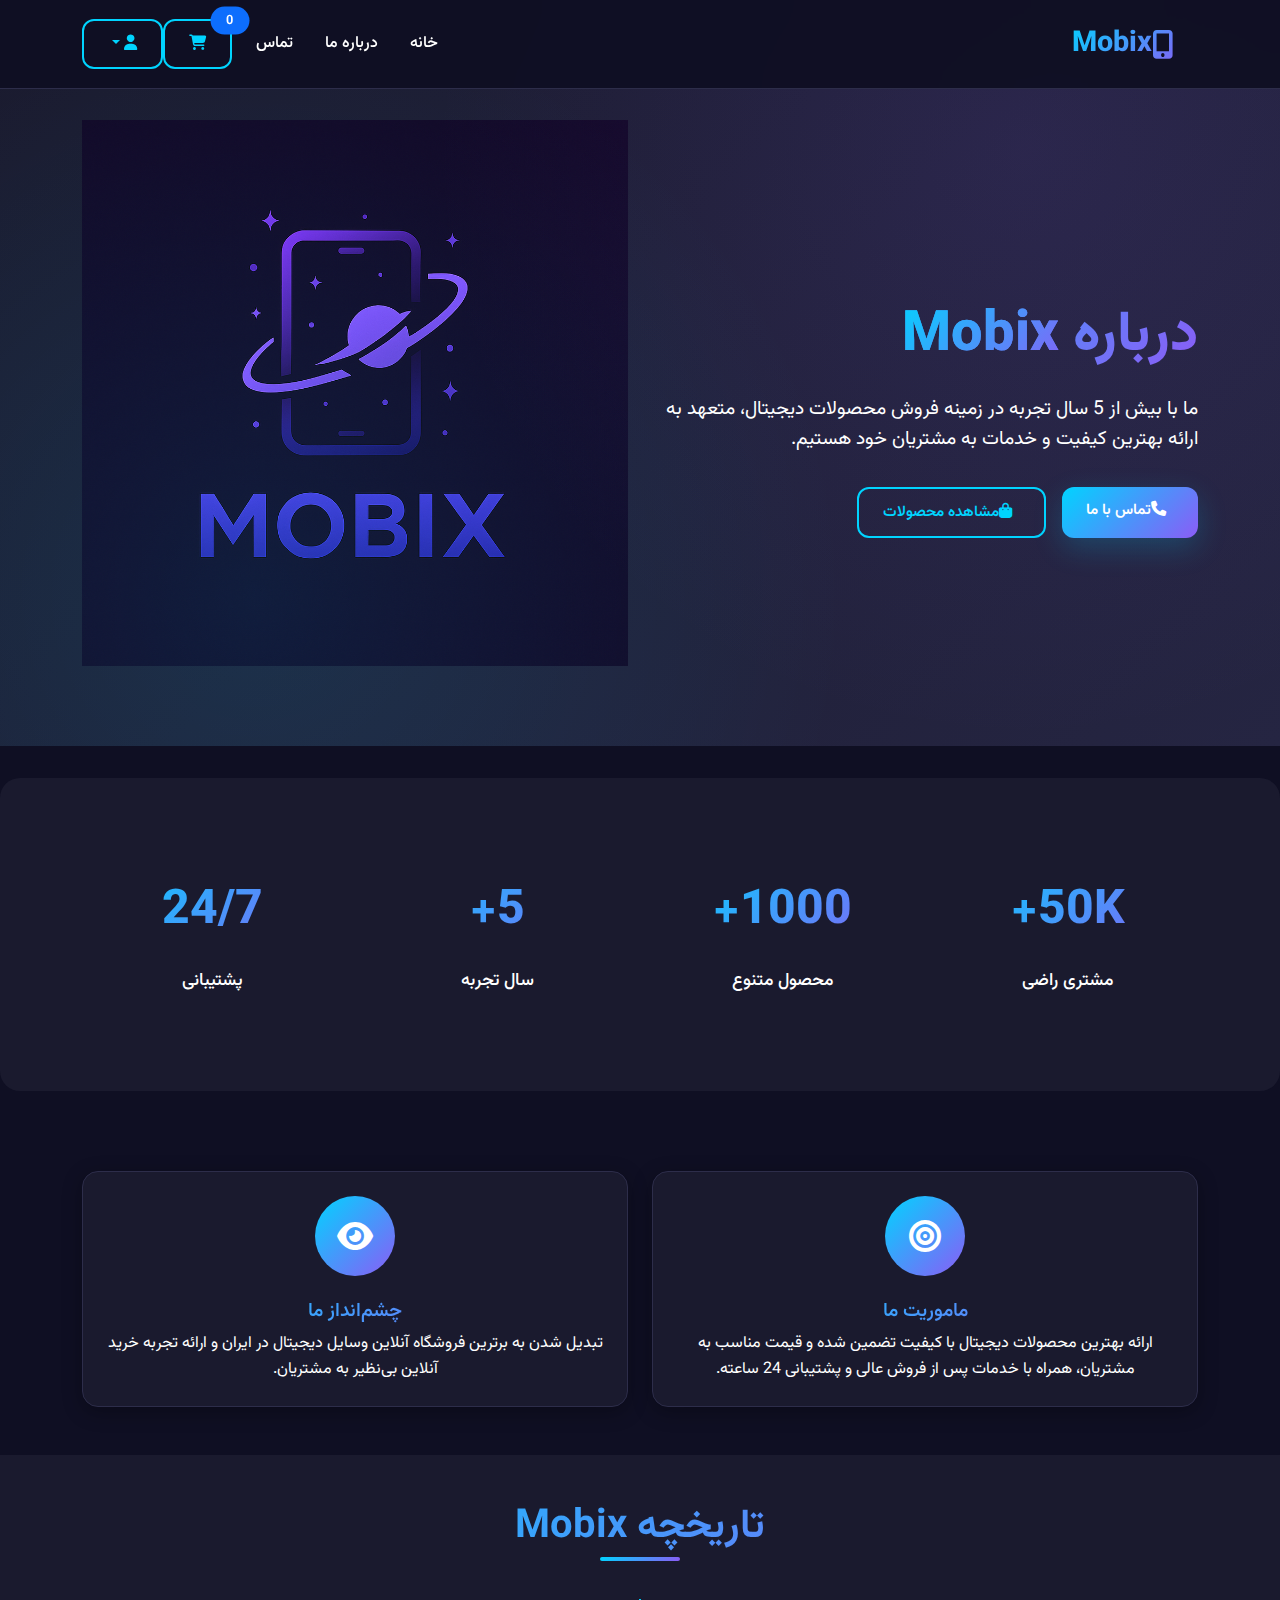
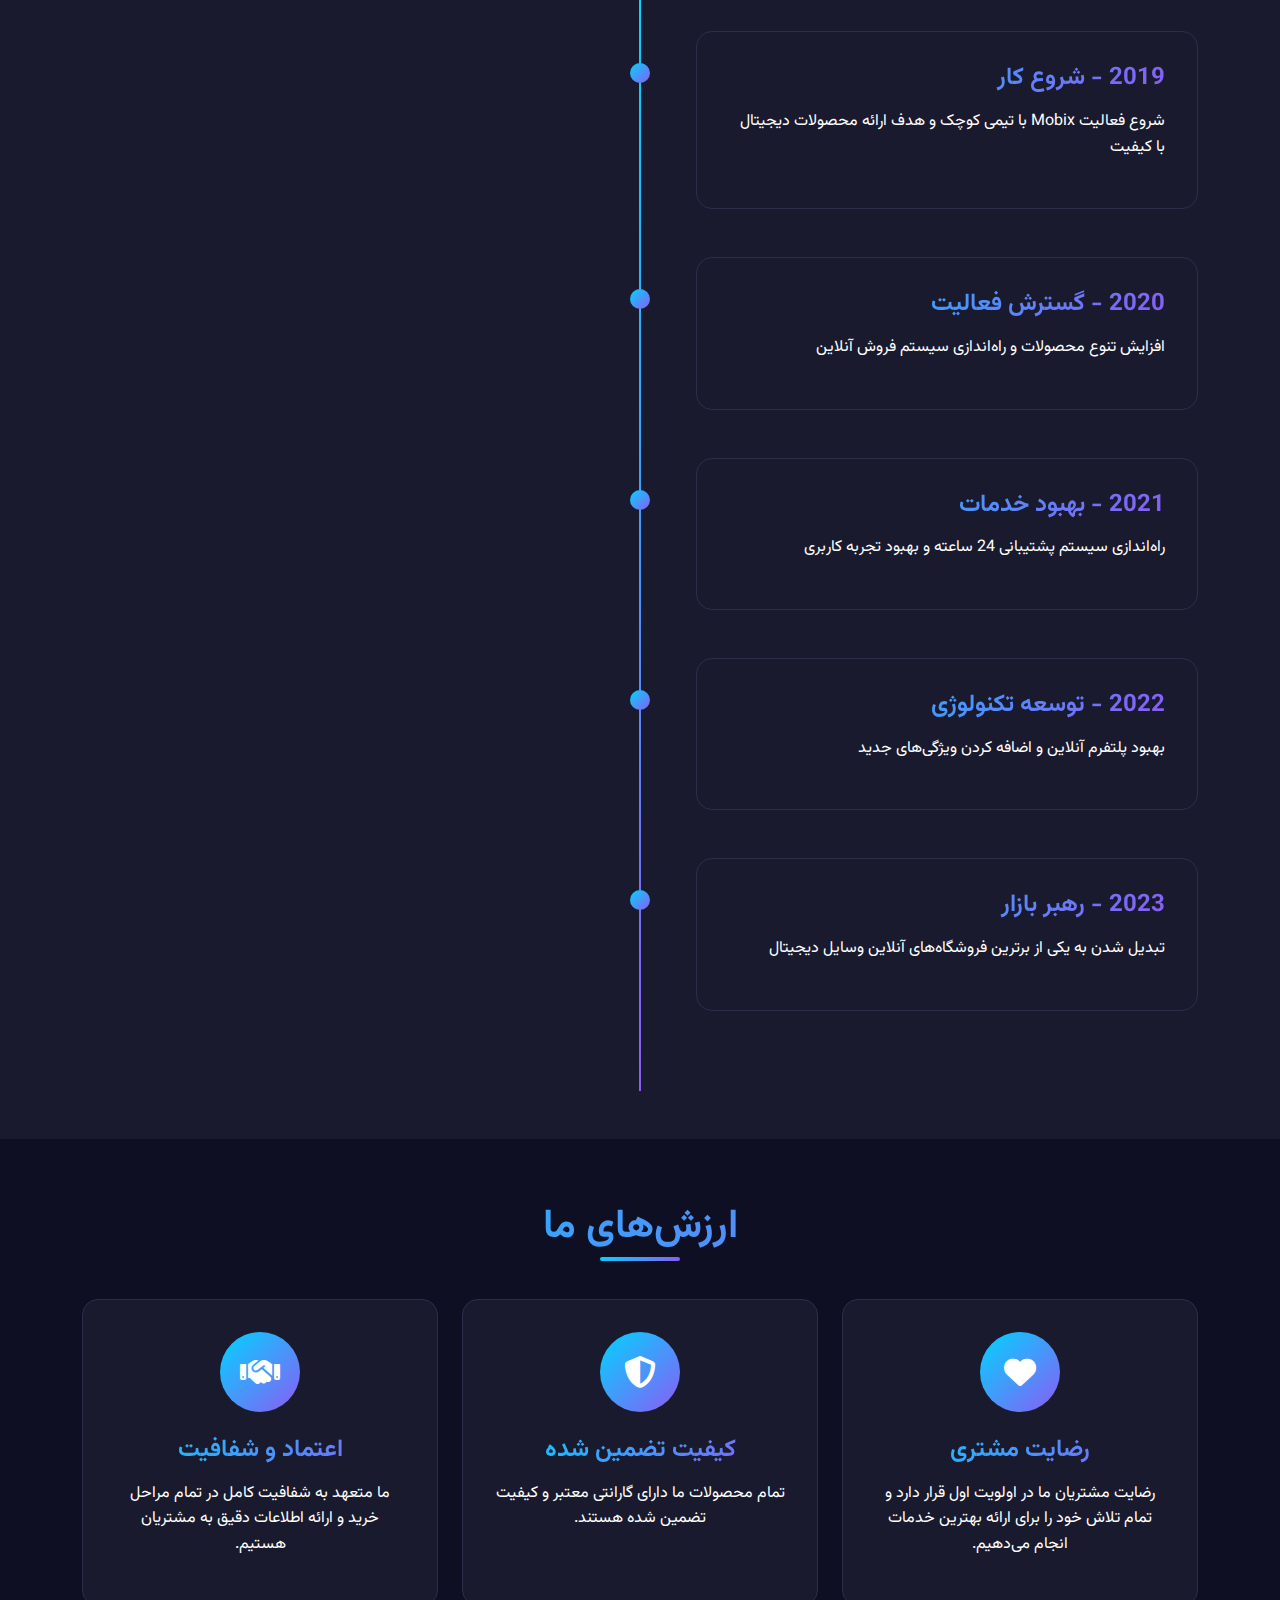
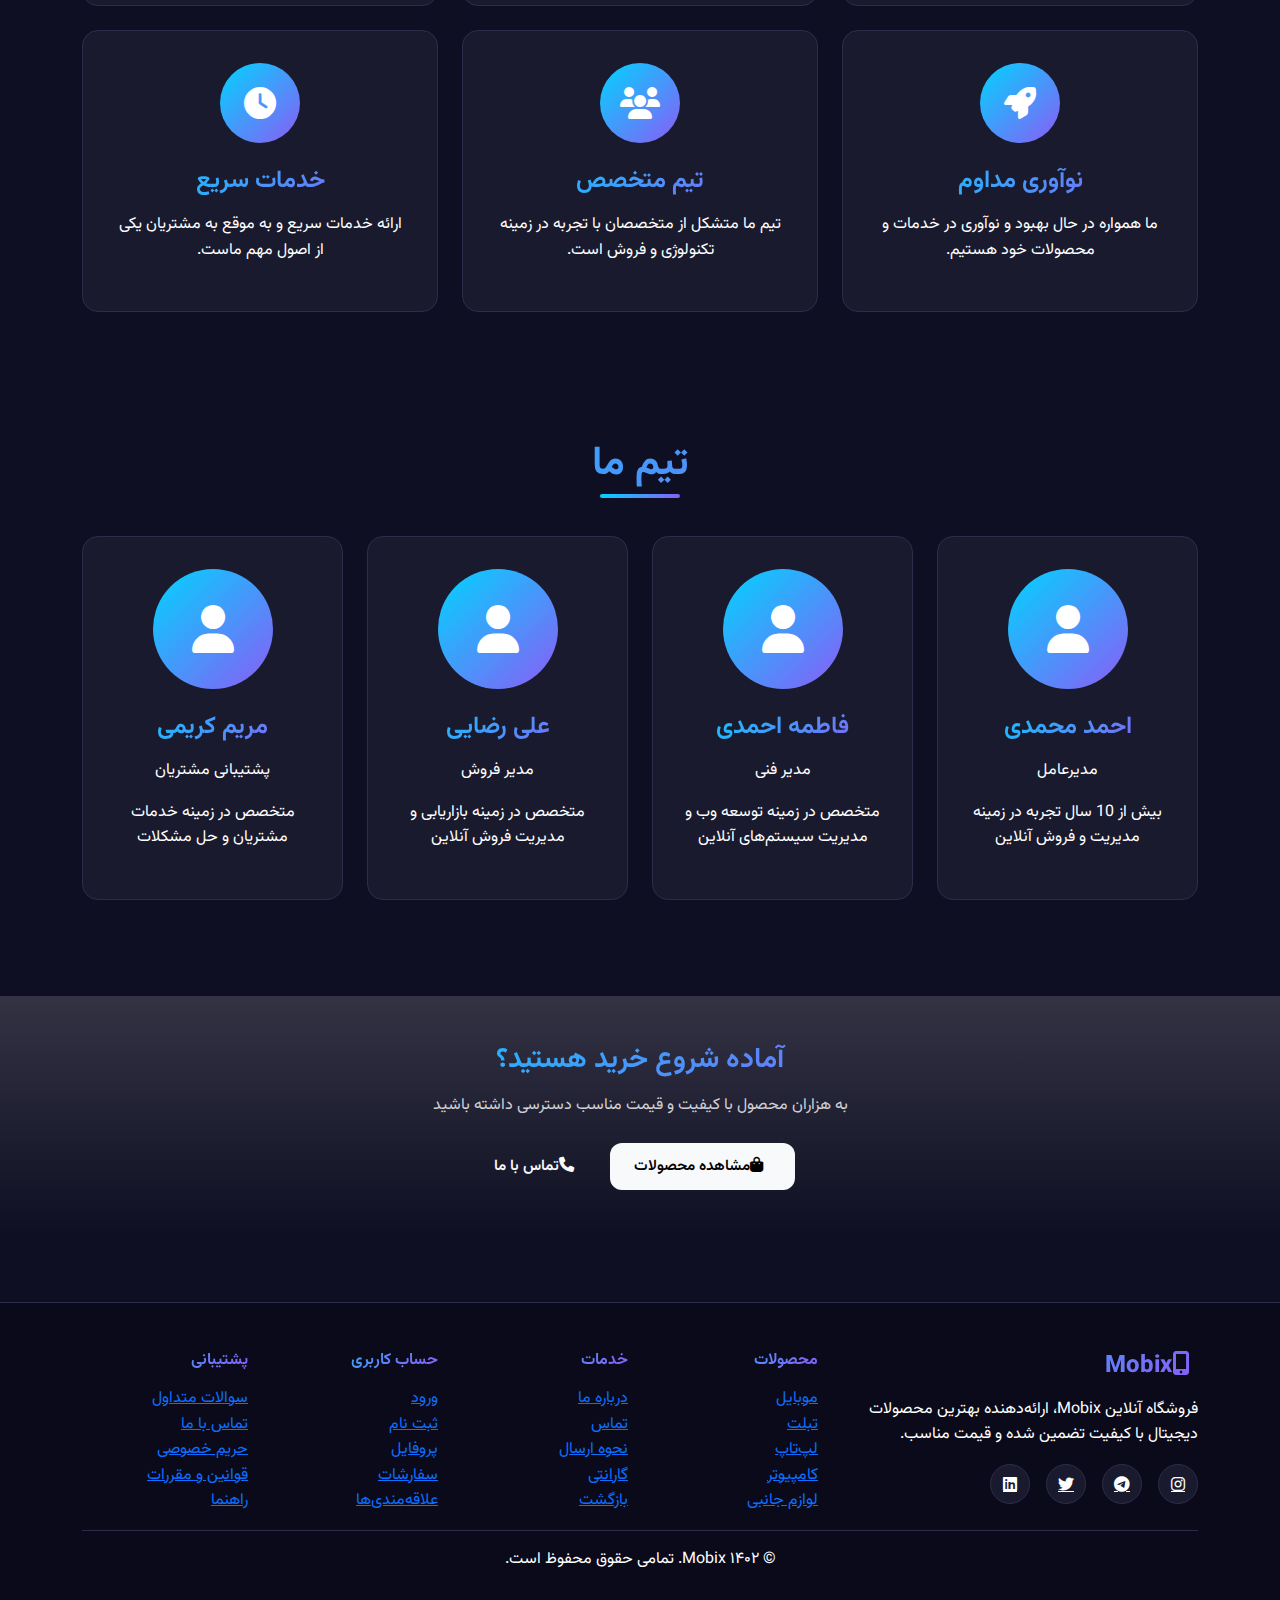
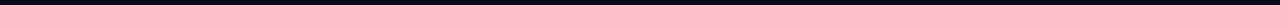
<file: Mobix/about.html>
<!DOCTYPE html>
<html lang="fa" dir="rtl">
<head>
    <meta charset="UTF-8">
    <meta name="viewport" content="width=device-width, initial-scale=1.0">
    <title>درباره ما | Mobix - فروشگاه آنلاین وسایل دیجیتال</title>
    <meta name="description" content="درباره Mobix - فروشگاه آنلاین وسایل دیجیتال. ما با بیش از 5 سال تجربه در زمینه فروش محصولات دیجیتال، بهترین خدمات را به مشتریان ارائه می‌دهیم.">
    <meta name="keywords" content="درباره ما, Mobix, فروشگاه دیجیتال, تاریخچه, تیم, ماموریت, چشم‌انداز">
    <meta name="author" content="Mobix">
    <meta name="robots" content="index, follow">
    
    <!-- Open Graph -->
    <meta property="og:type" content="website">
    <meta property="og:url" content="https://mobix.ir/about.html">
    <meta property="og:title" content="درباره ما | Mobix">
    <meta property="og:description" content="درباره Mobix - فروشگاه آنلاین وسایل دیجیتال">
    <meta property="og:image" content="https://mobix.ir/assets/img/about-banner.jpg">
    
    <!-- Canonical URL -->
    <link rel="canonical" href="https://mobix.ir/about.html">
    
    <!-- Bootstrap CSS -->
    <link href="https://cdn.jsdelivr.net/npm/bootstrap@5.3.0/dist/css/bootstrap.min.css" rel="stylesheet">
    <link rel="stylesheet" href="https://cdnjs.cloudflare.com/ajax/libs/font-awesome/6.4.0/css/all.min.css">
    
    <!-- Custom CSS -->
    <link rel="stylesheet" href="assets/css/main.css">
    
    <!-- Favicon -->
    <link rel="icon" type="image/png" sizes="32x32" href="assets/img/favicon-32x32.png">
    <link rel="icon" type="image/png" sizes="16x16" href="assets/img/favicon-16x16.png">
    <link rel="apple-touch-icon" sizes="180x180" href="assets/img/apple-touch-icon.png">
    
    <!-- Fonts -->
    <link href="https://fonts.googleapis.com/css2?family=Vazirmatn:wght@300;400;500;600;700;800;900&display=swap" rel="stylesheet">
    
    <style>
        .about-hero {
            background: var(--gradient-secondary);
            padding: 120px 0 80px;
            position: relative;
            overflow: hidden;
        }
        
        .about-hero::before {
            content: '';
            position: absolute;
            top: 0;
            left: 0;
            right: 0;
            bottom: 0;
            background: 
                radial-gradient(circle at 20% 80%, rgba(0, 212, 255, 0.1) 0%, transparent 50%),
                radial-gradient(circle at 80% 20%, rgba(139, 92, 246, 0.1) 0%, transparent 50%);
            pointer-events: none;
        }
        
        .about-content {
            position: relative;
            z-index: 2;
        }
        
        .stats-section {
            background: var(--card-bg);
            padding: 4rem 0;
            border-radius: 20px;
            margin: 2rem 0;
        }
        
        .stat-item {
            text-align: center;
            padding: 2rem 1rem;
        }
        
        .stat-number {
            font-size: 3rem;
            font-weight: 800;
            background: var(--gradient-primary);
            -webkit-background-clip: text;
            -webkit-text-fill-color: transparent;
            background-clip: text;
            margin-bottom: 1rem;
        }
        
        .stat-label {
            color: var(--text-secondary);
            font-size: 1.1rem;
            font-weight: 500;
        }
        
        .timeline {
            position: relative;
            padding: 2rem 0;
        }
        
        .timeline::before {
            content: '';
            position: absolute;
            left: 50%;
            top: 0;
            bottom: 0;
            width: 2px;
            background: var(--gradient-primary);
            transform: translateX(-50%);
        }
        
        .timeline-item {
            position: relative;
            margin-bottom: 3rem;
        }
        
        .timeline-content {
            background: var(--card-bg);
            border: 1px solid var(--border-color);
            border-radius: 16px;
            padding: 2rem;
            position: relative;
            width: 45%;
            margin-left: 5%;
        }
        
        .timeline-item:nth-child(even) .timeline-content {
            margin-left: 50%;
        }
        
        .timeline-dot {
            position: absolute;
            left: 50%;
            top: 2rem;
            width: 20px;
            height: 20px;
            background: var(--gradient-primary);
            border-radius: 50%;
            transform: translateX(-50%);
            z-index: 2;
        }
        
        .team-section {
            background: var(--dark-bg);
            padding: 4rem 0;
        }
        
        .team-card {
            background: var(--card-bg);
            border: 1px solid var(--border-color);
            border-radius: 16px;
            padding: 2rem;
            text-align: center;
            transition: all 0.3s ease;
            margin-bottom: 2rem;
        }
        
        .team-card:hover {
            transform: translateY(-8px);
            box-shadow: var(--shadow-hover);
            border-color: var(--primary-blue);
        }
        
        .team-avatar {
            width: 120px;
            height: 120px;
            border-radius: 50%;
            background: var(--gradient-primary);
            display: flex;
            align-items: center;
            justify-content: center;
            margin: 0 auto 1.5rem;
            font-size: 3rem;
            color: var(--text-primary);
        }
        
        .values-section {
            padding: 4rem 0;
        }
        
        .value-card {
            background: var(--card-bg);
            border: 1px solid var(--border-color);
            border-radius: 16px;
            padding: 2rem;
            text-align: center;
            transition: all 0.3s ease;
            height: 100%;
        }
        
        .value-card:hover {
            transform: translateY(-5px);
            box-shadow: var(--shadow-hover);
        }
        
        .value-icon {
            width: 80px;
            height: 80px;
            background: var(--gradient-primary);
            border-radius: 50%;
            display: flex;
            align-items: center;
            justify-content: center;
            margin: 0 auto 1.5rem;
            font-size: 2rem;
            color: var(--text-primary);
        }
        
        @media (max-width: 768px) {
            .timeline::before {
                left: 20px;
            }
            
            .timeline-content {
                width: calc(100% - 60px);
                margin-left: 60px !important;
            }
            
            .timeline-dot {
                left: 20px;
            }
        }
    </style>
</head>
<body>
    <!-- Navigation -->
    <nav class="navbar navbar-expand-lg navbar-dark fixed-top">
        <div class="container">
            <a class="navbar-brand d-flex align-items-center" href="index.html">
                <i class="fas fa-mobile-alt me-2"></i>
                <span>Mobix</span>
            </a>
            
            <button class="navbar-toggler" type="button" data-bs-toggle="collapse" data-bs-target="#navbarNav">
                <span class="navbar-toggler-icon"></span>
            </button>
            
            <div class="collapse navbar-collapse" id="navbarNav">
                <ul class="navbar-nav me-auto">
                    <li class="nav-item">
                        <a class="nav-link" href="index.html">خانه</a>
                    </li>
                    <li class="nav-item">
                        <a class="nav-link" href="about.html">درباره ما</a>
                    </li>
                    <li class="nav-item">
                        <a class="nav-link" href="contact.html">تماس</a>
                    </li>
                </ul>
                
                <div class="d-flex align-items-center">
                    <a href="cart.html" class="btn btn-outline me-2 position-relative">
                        <i class="fas fa-shopping-cart"></i>
                        <span class="position-absolute top-0 start-100 translate-middle badge rounded-pill bg-primary" id="cartCount">0</span>
                    </a>
                    
                    <div class="dropdown">
                        <button class="btn btn-outline dropdown-toggle" type="button" data-bs-toggle="dropdown">
                            <i class="fas fa-user"></i>
                        </button>
                        <ul class="dropdown-menu">
                            <li><a class="dropdown-item" href="login.html">ورود</a></li>
                            <li><a class="dropdown-item" href="signup.html">ثبت نام</a></li>
                            <li><hr class="dropdown-divider"></li>
                            <li><a class="dropdown-item" href="profile.html">پروفایل</a></li>
                            <li><a class="dropdown-item" href="orders.html">سفارشات</a></li>
                        </ul>
                    </div>
                </div>
            </div>
        </div>
    </nav>

    <!-- About Hero Section -->
    <section class="about-hero">
        <div class="container">
            <div class="row align-items-center">
                <div class="col-lg-6">
                    <div class="about-content">
                        <h1 class="hero-title">
                            درباره <span class="text-gradient">Mobix</span>
                        </h1>
                        <p class="hero-subtitle">
                            ما با بیش از 5 سال تجربه در زمینه فروش محصولات دیجیتال، متعهد به ارائه بهترین کیفیت و خدمات به مشتریان خود هستیم.
                        </p>
                        <div class="hero-buttons">
                            <a href="contact.html" class="btn btn-primary btn-lg">
                                <i class="fas fa-phone me-2"></i>تماس با ما
                            </a>
                            <a href="products.html" class="btn btn-outline btn-lg">
                                <i class="fas fa-shopping-bag me-2"></i>مشاهده محصولات
                            </a>
                        </div>
                    </div>
                </div>
                <div class="col-lg-6">
                    <div class="text-center">
                        <img src="./assets/img/logo.png" alt="About Mobix" class="img-fluid">
                    </div>
                </div>
            </div>
        </div>
    </section>

    <!-- Stats Section -->
    <section class="stats-section">
        <div class="container">
            <div class="row">
                <div class="col-lg-3 col-md-6">
                    <div class="stat-item">
                        <div class="stat-number">50K+</div>
                        <div class="stat-label">مشتری راضی</div>
                    </div>
                </div>
                <div class="col-lg-3 col-md-6">
                    <div class="stat-item">
                        <div class="stat-number">1000+</div>
                        <div class="stat-label">محصول متنوع</div>
                    </div>
                </div>
                <div class="col-lg-3 col-md-6">
                    <div class="stat-item">
                        <div class="stat-number">5+</div>
                        <div class="stat-label">سال تجربه</div>
                    </div>
                </div>
                <div class="col-lg-3 col-md-6">
                    <div class="stat-item">
                        <div class="stat-number">24/7</div>
                        <div class="stat-label">پشتیبانی</div>
                    </div>
                </div>
            </div>
        </div>
    </section>

    <!-- Mission & Vision -->
    <section class="py-5">
        <div class="container">
            <div class="row g-4">
                <div class="col-lg-6">
                    <div class="card h-100">
                        <div class="card-body text-center">
                            <div class="value-icon">
                                <i class="fas fa-bullseye"></i>
                            </div>
                            <h3 class="card-title">ماموریت ما</h3>
                            <p class="card-text">
                                ارائه بهترین محصولات دیجیتال با کیفیت تضمین شده و قیمت مناسب به مشتریان، همراه با خدمات پس از فروش عالی و پشتیبانی 24 ساعته.
                            </p>
                        </div>
                    </div>
                </div>
                <div class="col-lg-6">
                    <div class="card h-100">
                        <div class="card-body text-center">
                            <div class="value-icon">
                                <i class="fas fa-eye"></i>
                            </div>
                            <h3 class="card-title">چشم‌انداز ما</h3>
                            <p class="card-text">
                                تبدیل شدن به برترین فروشگاه آنلاین وسایل دیجیتال در ایران و ارائه تجربه خرید آنلاین بی‌نظیر به مشتریان.
                            </p>
                        </div>
                    </div>
                </div>
            </div>
        </div>
    </section>

    <!-- Timeline Section -->
    <section class="py-5 bg-card">
        <div class="container">
            <h2 class="section-title">تاریخچه Mobix</h2>
            <div class="timeline">
                <div class="timeline-item">
                    <div class="timeline-dot"></div>
                    <div class="timeline-content">
                        <h4>2019 - شروع کار</h4>
                        <p>شروع فعالیت Mobix با تیمی کوچک و هدف ارائه محصولات دیجیتال با کیفیت</p>
                    </div>
                </div>
                <div class="timeline-item">
                    <div class="timeline-dot"></div>
                    <div class="timeline-content">
                        <h4>2020 - گسترش فعالیت</h4>
                        <p>افزایش تنوع محصولات و راه‌اندازی سیستم فروش آنلاین</p>
                    </div>
                </div>
                <div class="timeline-item">
                    <div class="timeline-dot"></div>
                    <div class="timeline-content">
                        <h4>2021 - بهبود خدمات</h4>
                        <p>راه‌اندازی سیستم پشتیبانی 24 ساعته و بهبود تجربه کاربری</p>
                    </div>
                </div>
                <div class="timeline-item">
                    <div class="timeline-dot"></div>
                    <div class="timeline-content">
                        <h4>2022 - توسعه تکنولوژی</h4>
                        <p>بهبود پلتفرم آنلاین و اضافه کردن ویژگی‌های جدید</p>
                    </div>
                </div>
                <div class="timeline-item">
                    <div class="timeline-dot"></div>
                    <div class="timeline-content">
                        <h4>2023 - رهبر بازار</h4>
                        <p>تبدیل شدن به یکی از برترین فروشگاه‌های آنلاین وسایل دیجیتال</p>
                    </div>
                </div>
            </div>
        </div>
    </section>

    <!-- Values Section -->
    <section class="values-section">
        <div class="container">
            <h2 class="section-title">ارزش‌های ما</h2>
            <div class="row g-4">
                <div class="col-lg-4 col-md-6">
                    <div class="value-card">
                        <div class="value-icon">
                            <i class="fas fa-heart"></i>
                        </div>
                        <h4>رضایت مشتری</h4>
                        <p>رضایت مشتریان ما در اولویت اول قرار دارد و تمام تلاش خود را برای ارائه بهترین خدمات انجام می‌دهیم.</p>
                    </div>
                </div>
                <div class="col-lg-4 col-md-6">
                    <div class="value-card">
                        <div class="value-icon">
                            <i class="fas fa-shield-alt"></i>
                        </div>
                        <h4>کیفیت تضمین شده</h4>
                        <p>تمام محصولات ما دارای گارانتی معتبر و کیفیت تضمین شده هستند.</p>
                    </div>
                </div>
                <div class="col-lg-4 col-md-6">
                    <div class="value-card">
                        <div class="value-icon">
                            <i class="fas fa-handshake"></i>
                        </div>
                        <h4>اعتماد و شفافیت</h4>
                        <p>ما متعهد به شفافیت کامل در تمام مراحل خرید و ارائه اطلاعات دقیق به مشتریان هستیم.</p>
                    </div>
                </div>
                <div class="col-lg-4 col-md-6">
                    <div class="value-card">
                        <div class="value-icon">
                            <i class="fas fa-rocket"></i>
                        </div>
                        <h4>نوآوری مداوم</h4>
                        <p>ما همواره در حال بهبود و نوآوری در خدمات و محصولات خود هستیم.</p>
                    </div>
                </div>
                <div class="col-lg-4 col-md-6">
                    <div class="value-card">
                        <div class="value-icon">
                            <i class="fas fa-users"></i>
                        </div>
                        <h4>تیم متخصص</h4>
                        <p>تیم ما متشکل از متخصصان با تجربه در زمینه تکنولوژی و فروش است.</p>
                    </div>
                </div>
                <div class="col-lg-4 col-md-6">
                    <div class="value-card">
                        <div class="value-icon">
                            <i class="fas fa-clock"></i>
                        </div>
                        <h4>خدمات سریع</h4>
                        <p>ارائه خدمات سریع و به موقع به مشتریان یکی از اصول مهم ماست.</p>
                    </div>
                </div>
            </div>
        </div>
    </section>

    <!-- Team Section -->
    <section class="team-section">
        <div class="container">
            <h2 class="section-title">تیم ما</h2>
            <div class="row g-4">
                <div class="col-lg-3 col-md-6">
                    <div class="team-card">
                        <div class="team-avatar">
                            <i class="fas fa-user"></i>
                        </div>
                        <h4>احمد محمدی</h4>
                        <p class="text-muted" style="color: #ffffff;">مدیرعامل</p>
                        <p>بیش از 10 سال تجربه در زمینه مدیریت و فروش آنلاین</p>
                    </div>
                </div>
                <div class="col-lg-3 col-md-6">
                    <div class="team-card">
                        <div class="team-avatar">
                            <i class="fas fa-user"></i>
                        </div>
                        <h4>فاطمه احمدی</h4>
                        <p class="text-muted" style="color: #ffffff;">مدیر فنی</p>
                        <p>متخصص در زمینه توسعه وب و مدیریت سیستم‌های آنلاین</p>
                    </div>
                </div>
                <div class="col-lg-3 col-md-6">
                    <div class="team-card">
                        <div class="team-avatar">
                            <i class="fas fa-user"></i>
                        </div>
                        <h4>علی رضایی</h4>
                        <p class="text-muted" style="color: #ffffff;">مدیر فروش</p>
                        <p>متخصص در زمینه بازاریابی و مدیریت فروش آنلاین</p>
                    </div>
                </div>
                <div class="col-lg-3 col-md-6">
                    <div class="team-card">
                        <div class="team-avatar">
                            <i class="fas fa-user"></i>
                        </div>
                        <h4>مریم کریمی</h4>
                        <p class="text-muted" style="color: #ffffff;">پشتیبانی مشتریان</p>
                        <p>متخصص در زمینه خدمات مشتریان و حل مشکلات</p>
                    </div>
                </div>
            </div>
        </div>
    </section>

    <!-- CTA Section -->
    <section class="py-5 bg-gradient">
        <div class="container">
            <div class="row justify-content-center text-center">
                <div class="col-lg-8">
                    <h3 class="text-white mb-3">آماده شروع خرید هستید؟</h3>
                    <p class="text-white-50 mb-4">به هزاران محصول با کیفیت و قیمت مناسب دسترسی داشته باشید</p>
                    <a href="products.html" class="btn btn-light btn-lg me-3">
                        <i class="fas fa-shopping-bag me-2"></i>مشاهده محصولات
                    </a>
                    <a href="contact.html" class="btn btn-outline-light btn-lg">
                        <i class="fas fa-phone me-2"></i>تماس با ما
                    </a>
                </div>
            </div>
        </div>
    </section>

    <!-- Footer -->
    <footer class="footer">
        <div class="container">
            <div class="row g-4">
                <div class="col-lg-4">
                    <div class="footer-section">
                        <h5 class="footer-logo mb-3">
                            <i class="fas fa-mobile-alt me-2"></i>Mobix
                        </h5>
                        <p class="text-muted">
                            فروشگاه آنلاین Mobix، ارائه‌دهنده بهترین محصولات دیجیتال با کیفیت تضمین شده و قیمت مناسب.
                        </p>
                        <div class="social-links" style="list-style: none";>
                            <a href="#" class="social-link"><i class="fab fa-instagram"></i></a>
                            <a href="#" class="social-link"><i class="fab fa-telegram"></i></a>
                            <a href="#" class="social-link"><i class="fab fa-twitter"></i></a>
                            <a href="#" class="social-link"><i class="fab fa-linkedin"></i></a>
                        </div>
                    </div>
                </div>
                <div class="col-lg-2 col-md-6">
                    <div class="footer-section">
                        <h6>محصولات</h6>
                        <ul class="footer-links" style="list-style: none";>
                            <li><a href="products.html?category=mobile">موبایل</a></li>
                            <li><a href="products.html?category=tablet">تبلت</a></li>
                            <li><a href="products.html?category=laptop">لپ‌تاپ</a></li>
                            <li><a href="products.html?category=desktop">کامپیوتر</a></li>
                            <li><a href="products.html?category=accessories">لوازم جانبی</a></li>
                        </ul>
                    </div>
                </div>
                <div class="col-lg-2 col-md-6">
                    <div class="footer-section">
                        <h6>خدمات</h6>
                        <ul class="footer-links" style="list-style: none";>
                            <li><a href="about.html">درباره ما</a></li>
                            <li><a href="contact.html">تماس</a></li>
                            <li><a href="shipping.html">نحوه ارسال</a></li>
                            <li><a href="warranty.html">گارانتی</a></li>
                            <li><a href="return.html">بازگشت</a></li>
                        </ul>
                    </div>
                </div>
                <div class="col-lg-2 col-md-6">
                    <div class="footer-section">
                        <h6>حساب کاربری</h6>
                        <ul class="footer-links" style="list-style: none";>
                            <li><a href="login.html">ورود</a></li>
                            <li><a href="signup.html">ثبت نام</a></li>
                            <li><a href="profile.html">پروفایل</a></li>
                            <li><a href="orders.html">سفارشات</a></li>
                            <li><a href="wishlist.html">علاقه‌مندی‌ها</a></li>
                        </ul>
                    </div>
                </div>
                <div class="col-lg-2 col-md-6">
                    <div class="footer-section">
                        <h6>پشتیبانی</h6>
                        <ul class="footer-links" style="list-style: none";>
                            <li><a href="faq.html">سوالات متداول</a></li>
                            <li><a href="contact.html">تماس با ما</a></li>
                            <li><a href="privacy.html">حریم خصوصی</a></li>
                            <li><a href="terms.html">قوانین و مقررات</a></li>
                            <li><a href="help.html">راهنما</a></li>
                        </ul>
                    </div>
                </div>
            </div>
            <div class="copyright">
                <p>&copy; ۱۴۰۲ Mobix. تمامی حقوق محفوظ است.</p>
            </div>
        </div>
    </footer>

    <!-- Bootstrap JS -->
    <script src="https://cdn.jsdelivr.net/npm/bootstrap@5.3.0/dist/js/bootstrap.bundle.min.js"></script>
    
    <!-- Custom JS -->
    <script src="assets/js/main.js"></script>
</body>
</html>
</file>
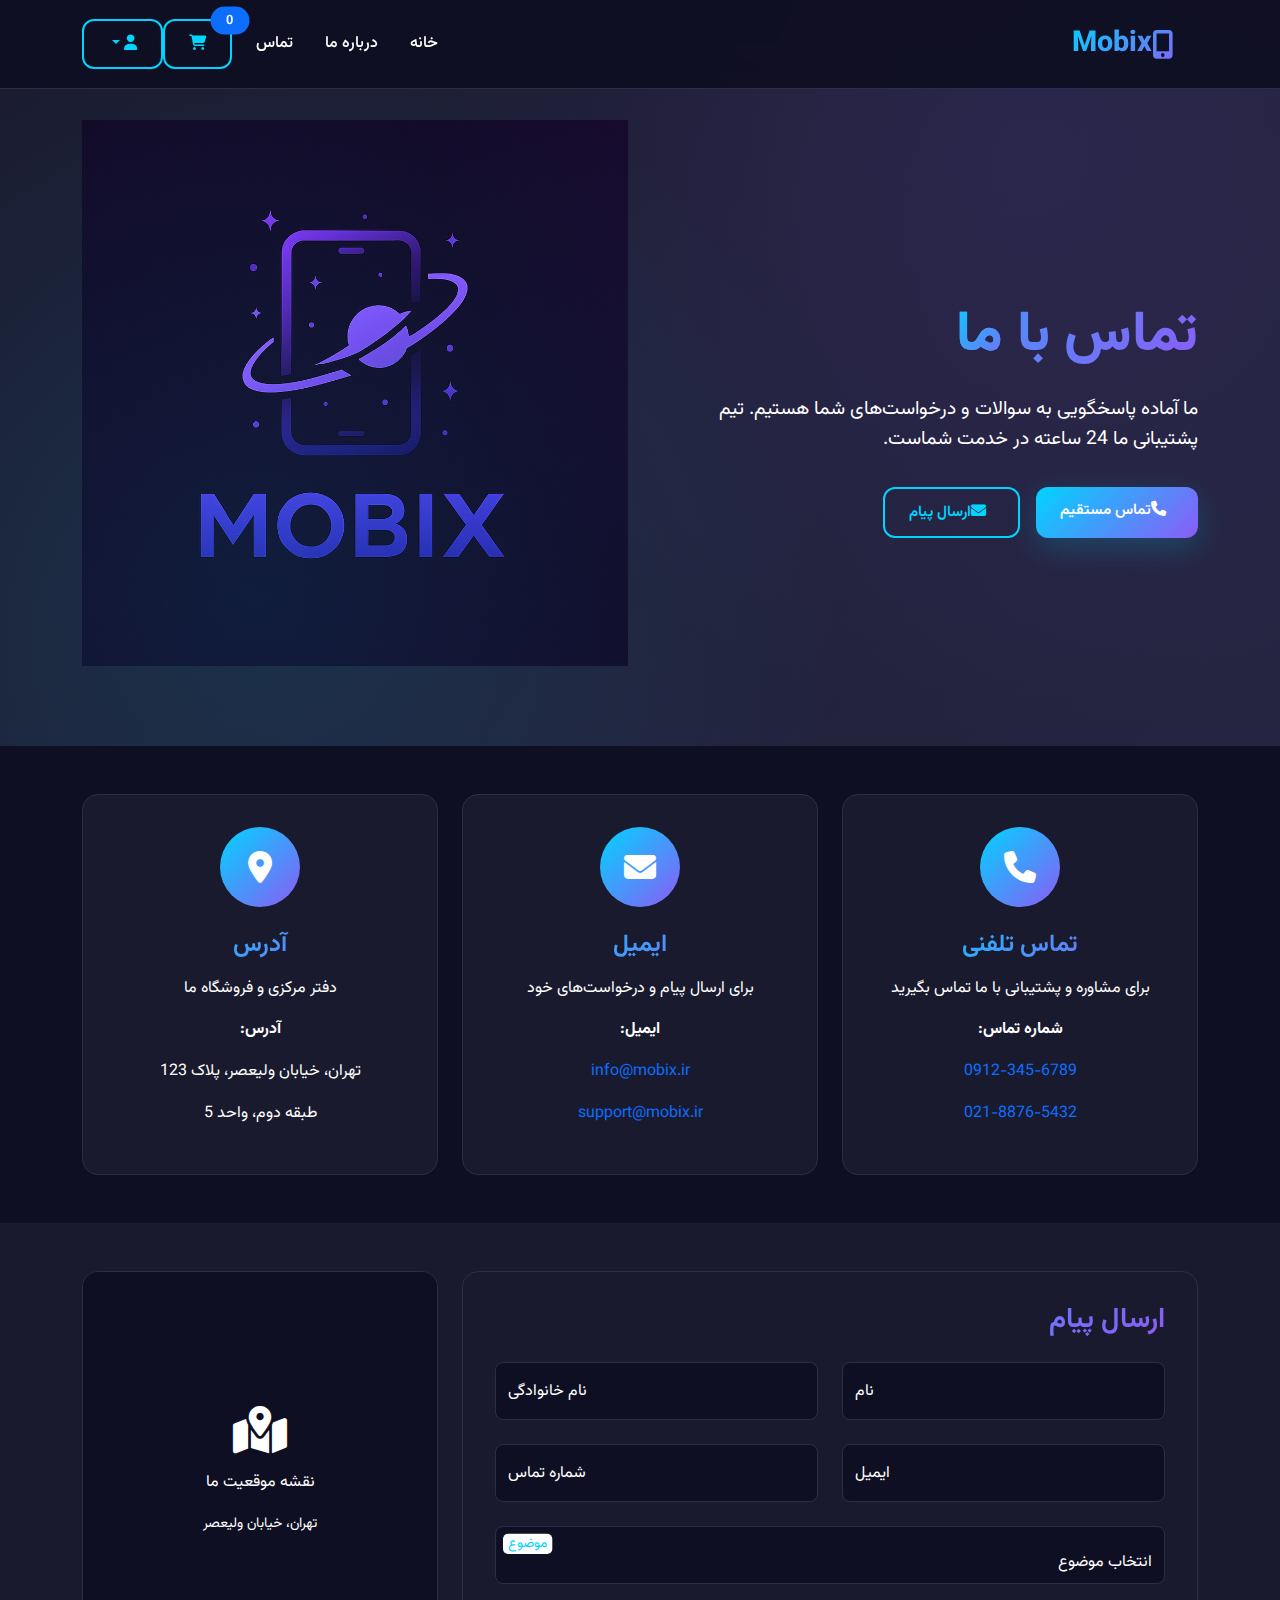
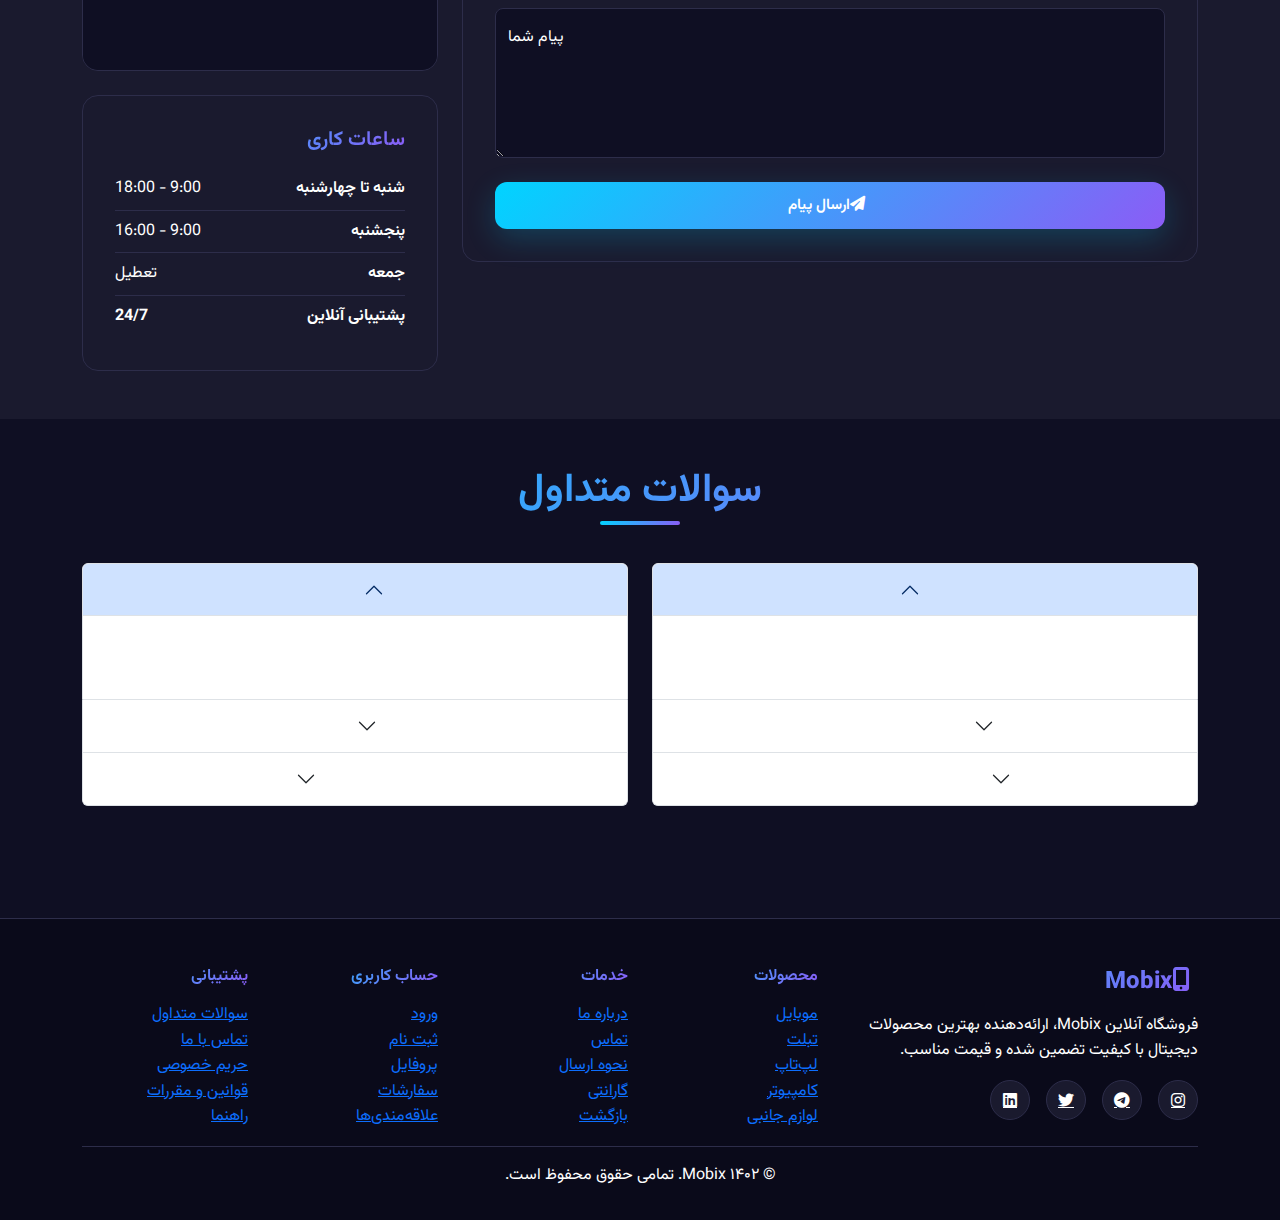
<file: Mobix/contact.html>
<!DOCTYPE html>
<html lang="fa" dir="rtl">
<head>
    <meta charset="UTF-8">
    <meta name="viewport" content="width=device-width, initial-scale=1.0">
    <title>تماس با ما | Mobix - فروشگاه آنلاین وسایل دیجیتال</title>
    <meta name="description" content="تماس با Mobix - فروشگاه آنلاین وسایل دیجیتال. پشتیبانی 24 ساعته، شماره تماس، آدرس و فرم تماس برای ارتباط با ما.">
    <meta name="keywords" content="تماس با ما, Mobix, پشتیبانی, شماره تماس, آدرس, فرم تماس">
    <meta name="author" content="Mobix">
    <meta name="robots" content="index, follow">
    
    <!-- Open Graph -->
    <meta property="og:type" content="website">
    <meta property="og:url" content="https://mobix.ir/contact.html">
    <meta property="og:title" content="تماس با ما | Mobix">
    <meta property="og:description" content="تماس با Mobix - فروشگاه آنلاین وسایل دیجیتال">
    <meta property="og:image" content="https://mobix.ir/assets/img/contact-banner.jpg">
    
    <!-- Canonical URL -->
    <link rel="canonical" href="https://mobix.ir/contact.html">
    
    <!-- Bootstrap CSS -->
    <link href="https://cdn.jsdelivr.net/npm/bootstrap@5.3.0/dist/css/bootstrap.min.css" rel="stylesheet">
    <link rel="stylesheet" href="https://cdnjs.cloudflare.com/ajax/libs/font-awesome/6.4.0/css/all.min.css">
    
    <!-- Custom CSS -->
    <link rel="stylesheet" href="assets/css/main.css">
    
    <!-- Favicon -->
    <link rel="icon" type="image/png" sizes="32x32" href="assets/img/favicon-32x32.png">
    <link rel="icon" type="image/png" sizes="16x16" href="assets/img/favicon-16x16.png">
    <link rel="apple-touch-icon" sizes="180x180" href="assets/img/apple-touch-icon.png">
    
    <!-- Fonts -->
    <link href="https://fonts.googleapis.com/css2?family=Vazirmatn:wght@300;400;500;600;700;800;900&display=swap" rel="stylesheet">
    
    <style>
        .contact-hero {
            background: var(--gradient-secondary);
            padding: 120px 0 80px;
            position: relative;
            overflow: hidden;
        }
        
        .contact-hero::before {
            content: '';
            position: absolute;
            top: 0;
            left: 0;
            right: 0;
            bottom: 0;
            background: 
                radial-gradient(circle at 20% 80%, rgba(0, 212, 255, 0.1) 0%, transparent 50%),
                radial-gradient(circle at 80% 20%, rgba(139, 92, 246, 0.1) 0%, transparent 50%);
            pointer-events: none;
        }
        
        .contact-content {
            position: relative;
            z-index: 2;
        }
        
        .contact-info-card {
            background: var(--card-bg);
            border: 1px solid var(--border-color);
            border-radius: 16px;
            padding: 2rem;
            text-align: center;
            transition: all 0.3s ease;
            height: 100%;
        }
        
        .contact-info-card:hover {
            transform: translateY(-5px);
            box-shadow: var(--shadow-hover);
            border-color: var(--primary-blue);
        }
        
        .contact-icon {
            width: 80px;
            height: 80px;
            background: var(--gradient-primary);
            border-radius: 50%;
            display: flex;
            align-items: center;
            justify-content: center;
            margin: 0 auto 1.5rem;
            font-size: 2rem;
            color: var(--text-primary);
        }
        
        .contact-form {
            background: var(--card-bg);
            border: 1px solid var(--border-color);
            border-radius: 16px;
            padding: 2rem;
        }
        
        .form-floating {
            margin-bottom: 1.5rem;
        }
        
        .form-floating > .form-control {
            background: var(--dark-bg);
            border: 1px solid var(--border-color);
            color: var(--text-primary);
        }
        
        .form-floating > .form-control:focus {
            background: var(--dark-bg);
            border-color: var(--primary-blue);
            box-shadow: 0 0 0 3px rgba(0, 212, 255, 0.1);
            color: var(--text-primary);
        }
        
        .form-floating > label {
            color: var(--text-secondary);
        }
        
        .form-floating > .form-control:focus ~ label,
        .form-floating > .form-control:not(:placeholder-shown) ~ label {
            color: var(--primary-blue);
        }
        
        .map-container {
            background: var(--card-bg);
            border: 1px solid var(--border-color);
            border-radius: 16px;
            overflow: hidden;
            height: 400px;
        }
        
        .map-placeholder {
            width: 100%;
            height: 100%;
            background: var(--dark-bg);
            display: flex;
            align-items: center;
            justify-content: center;
            color: var(--text-muted);
        }
        
        .working-hours {
            background: var(--card-bg);
            border: 1px solid var(--border-color);
            border-radius: 16px;
            padding: 2rem;
        }
        
        .hour-item {
            display: flex;
            justify-content: space-between;
            align-items: center;
            padding: 0.5rem 0;
            border-bottom: 1px solid var(--border-color);
        }
        
        .hour-item:last-child {
            border-bottom: none;
        }
        
        .day-name {
            font-weight: 600;
            color: var(--text-primary);
        }
        
        .day-hours {
            color: var(--text-secondary);
        }
        
        .today {
            color: var(--primary-blue);
            font-weight: 700;
        }
    </style>
</head>
<body>
    <!-- Navigation -->
    <nav class="navbar navbar-expand-lg navbar-dark fixed-top">
        <div class="container">
            <a class="navbar-brand d-flex align-items-center" href="index.html">
                <i class="fas fa-mobile-alt me-2"></i>
                <span>Mobix</span>
            </a>
            
            <button class="navbar-toggler" type="button" data-bs-toggle="collapse" data-bs-target="#navbarNav">
                <span class="navbar-toggler-icon"></span>
            </button>
            
            <div class="collapse navbar-collapse" id="navbarNav">
                <ul class="navbar-nav me-auto">
                    <li class="nav-item">
                        <a class="nav-link" href="index.html">خانه</a>
                    </li>
                    <li class="nav-item">
                        <a class="nav-link" href="about.html">درباره ما</a>
                    </li>
                    <li class="nav-item">
                        <a class="nav-link" href="contact.html">تماس</a>
                    </li>
                </ul>
                
                <div class="d-flex align-items-center">
                    <a href="cart.html" class="btn btn-outline me-2 position-relative">
                        <i class="fas fa-shopping-cart"></i>
                        <span class="position-absolute top-0 start-100 translate-middle badge rounded-pill bg-primary" id="cartCount">0</span>
                    </a>
                    
                    <div class="dropdown">
                        <button class="btn btn-outline dropdown-toggle" type="button" data-bs-toggle="dropdown">
                            <i class="fas fa-user"></i>
                        </button>
                        <ul class="dropdown-menu">
                            <li><a class="dropdown-item" href="login.html">ورود</a></li>
                            <li><a class="dropdown-item" href="signup.html">ثبت نام</a></li>
                            <li><hr class="dropdown-divider"></li>
                            <li><a class="dropdown-item" href="profile.html">پروفایل</a></li>
                            <li><a class="dropdown-item" href="orders.html">سفارشات</a></li>
                        </ul>
                    </div>
                </div>
            </div>
        </div>
    </nav>

    <!-- Contact Hero Section -->
    <section class="contact-hero">
        <div class="container">
            <div class="row align-items-center">
                <div class="col-lg-6">
                    <div class="contact-content">
                        <h1 class="hero-title">
                            تماس با <span class="text-gradient">ما</span>
                        </h1>
                        <p class="hero-subtitle">
                            ما آماده پاسخگویی به سوالات و درخواست‌های شما هستیم. تیم پشتیبانی ما 24 ساعته در خدمت شماست.
                        </p>
                        <div class="hero-buttons">
                            <a href="tel:+989123456789" class="btn btn-primary btn-lg">
                                <i class="fas fa-phone me-2"></i>تماس مستقیم
                            </a>
                            <a href="#contact-form" class="btn btn-outline btn-lg">
                                <i class="fas fa-envelope me-2"></i>ارسال پیام
                            </a>
                        </div>
                    </div>
                </div>
                <div class="col-lg-6">
                    <div class="text-center">
                        <img src="./assets/img/logo.png" alt="Contact Us" class="img-fluid">
                    </div>
                </div>
            </div>
        </div>
    </section>

    <!-- Contact Info Section -->
    <section class="py-5">
        <div class="container">
            <div class="row g-4">
                <div class="col-lg-4 col-md-6">
                    <div class="contact-info-card">
                        <div class="contact-icon">
                            <i class="fas fa-phone"></i>
                        </div>
                        <h4>تماس تلفنی</h4>
                        <p class="text-muted mb-3" style="color: #ffffff;">برای مشاوره و پشتیبانی با ما تماس بگیرید</p>
                        <div class="contact-details">
                            <p><strong>شماره تماس:</strong></p>
                            <p><a href="tel:+989123456789" class="text-decoration-none">0912-345-6789</a></p>
                            <p><a href="tel:+982188765432" class="text-decoration-none">021-8876-5432</a></p>
                        </div>
                    </div>
                </div>
                <div class="col-lg-4 col-md-6">
                    <div class="contact-info-card">
                        <div class="contact-icon">
                            <i class="fas fa-envelope"></i>
                        </div>
                        <h4>ایمیل</h4>
                        <p class="text-muted mb-3" style="color: #ffffff;">برای ارسال پیام و درخواست‌های خود</p>
                        <div class="contact-details">
                            <p><strong>ایمیل:</strong></p>
                            <p><a href="mailto:info@mobix.ir" class="text-decoration-none">info@mobix.ir</a></p>
                            <p><a href="mailto:support@mobix.ir" class="text-decoration-none">support@mobix.ir</a></p>
                        </div>
                    </div>
                </div>
                <div class="col-lg-4 col-md-6">
                    <div class="contact-info-card">
                        <div class="contact-icon">
                            <i class="fas fa-map-marker-alt"></i>
                        </div>
                        <h4>آدرس</h4>
                        <p class="text-muted mb-3" style="color: #ffffff;">دفتر مرکزی و فروشگاه ما</p>
                        <div class="contact-details">
                            <p><strong>آدرس:</strong></p>
                            <p>تهران، خیابان ولیعصر، پلاک 123</p>
                            <p>طبقه دوم، واحد 5</p>
                        </div>
                    </div>
                </div>
            </div>
        </div>
    </section>

    <!-- Contact Form & Map Section -->
    <section class="py-5 bg-card">
        <div class="container">
            <div class="row g-4">
                <!-- Contact Form -->
                <div class="col-lg-8">
                    <div class="contact-form">
                        <h3 class="mb-4">ارسال پیام</h3>
                        <form id="contact-form">
                            <div class="row">
                                <div class="col-md-6">
                                    <div class="form-floating">
                                        <input type="text" class="form-control" id="firstName" placeholder="نام" required>
                                        <label for="firstName">نام</label>
                                    </div>
                                </div>
                                <div class="col-md-6">
                                    <div class="form-floating">
                                        <input type="text" class="form-control" id="lastName" placeholder="نام خانوادگی" required>
                                        <label for="lastName">نام خانوادگی</label>
                                    </div>
                                </div>
                            </div>
                            <div class="row">
                                <div class="col-md-6">
                                    <div class="form-floating">
                                        <input type="email" class="form-control" id="email" placeholder="ایمیل" required>
                                        <label for="email">ایمیل</label>
                                    </div>
                                </div>
                                <div class="col-md-6">
                                    <div class="form-floating">
                                        <input type="tel" class="form-control" id="phone" placeholder="شماره تماس" required>
                                        <label for="phone">شماره تماس</label>
                                    </div>
                                </div>
                            </div>
                            <div class="form-floating">
                                <select class="form-control" id="subject" required>
                                    <option value="">انتخاب موضوع</option>
                                    <option value="general">سوال عمومی</option>
                                    <option value="support">پشتیبانی فنی</option>
                                    <option value="order">سفارش</option>
                                    <option value="complaint">شکایت</option>
                                    <option value="suggestion">پیشنهاد</option>
                                </select>
                                <label for="subject">موضوع</label>
                            </div>
                            <div class="form-floating">
                                <textarea class="form-control" id="message" placeholder="پیام شما" style="height: 150px" required></textarea>
                                <label for="message">پیام شما</label>
                            </div>
                            <button type="submit" class="btn btn-primary btn-lg w-100">
                                <i class="fas fa-paper-plane me-2"></i>ارسال پیام
                            </button>
                        </form>
                    </div>
                </div>
                
                <!-- Map & Working Hours -->
                <div class="col-lg-4">
                    <div class="row g-4">
                        <!-- Map -->
                        <div class="col-12">
                            <div class="map-container">
                                <div class="map-placeholder">
                                    <div class="text-center">
                                        <i class="fas fa-map-marked-alt fa-3x mb-3"></i>
                                        <p>نقشه موقعیت ما</p>
                                        <small>تهران، خیابان ولیعصر</small>
                                    </div>
                                </div>
                            </div>
                        </div>
                        
                        <!-- Working Hours -->
                        <div class="col-12">
                            <div class="working-hours">
                                <h5 class="mb-3">ساعات کاری</h5>
                                <div class="hour-item">
                                    <span class="day-name">شنبه تا چهارشنبه</span>
                                    <span class="day-hours">9:00 - 18:00</span>
                                </div>
                                <div class="hour-item">
                                    <span class="day-name">پنجشنبه</span>
                                    <span class="day-hours">9:00 - 16:00</span>
                                </div>
                                <div class="hour-item">
                                    <span class="day-name">جمعه</span>
                                    <span class="day-hours">تعطیل</span>
                                </div>
                                <div class="hour-item">
                                    <span class="day-name today">پشتیبانی آنلاین</span>
                                    <span class="day-hours today">24/7</span>
                                </div>
                            </div>
                        </div>
                    </div>
                </div>
            </div>
        </div>
    </section>

    <!-- FAQ Section -->
    <section class="py-5">
        <div class="container">
            <h2 class="section-title">سوالات متداول</h2>
            <div class="row g-4">
                <div class="col-lg-6">
                    <div class="accordion" id="faqAccordion">
                        <div class="accordion-item">
                            <h2 class="accordion-header">
                                <button class="accordion-button" type="button" data-bs-toggle="collapse" data-bs-target="#faq1">
                                    چگونه می‌توانم محصولی را سفارش دهم؟
                                </button>
                            </h2>
                            <div id="faq1" class="accordion-collapse collapse show" data-bs-parent="#faqAccordion">
                                <div class="accordion-body">
                                    برای سفارش محصول، ابتدا در سایت ثبت نام کنید، سپس محصول مورد نظر را به سبد خرید اضافه کرده و مراحل پرداخت را تکمیل کنید.
                                </div>
                            </div>
                        </div>
                        <div class="accordion-item">
                            <h2 class="accordion-header">
                                <button class="accordion-button collapsed" type="button" data-bs-toggle="collapse" data-bs-target="#faq2">
                                    مدت زمان ارسال چقدر است؟
                                </button>
                            </h2>
                            <div id="faq2" class="accordion-collapse collapse" data-bs-parent="#faqAccordion">
                                <div class="accordion-body">
                                    ارسال در تهران 1-2 روز کاری و در سایر شهرها 2-4 روز کاری طول می‌کشد. ارسال رایگان برای سفارشات بالای 500 هزار تومان.
                                </div>
                            </div>
                        </div>
                        <div class="accordion-item">
                            <h2 class="accordion-header">
                                <button class="accordion-button collapsed" type="button" data-bs-toggle="collapse" data-bs-target="#faq3">
                                    آیا محصولات گارانتی دارند؟
                                </button>
                            </h2>
                            <div id="faq3" class="accordion-collapse collapse" data-bs-parent="#faqAccordion">
                                <div class="accordion-body">
                                    بله، تمام محصولات ما دارای گارانتی معتبر و رسمی هستند. مدت گارانتی بر اساس نوع محصول متفاوت است.
                                </div>
                            </div>
                        </div>
                    </div>
                </div>
                <div class="col-lg-6">
                    <div class="accordion" id="faqAccordion2">
                        <div class="accordion-item">
                            <h2 class="accordion-header">
                                <button class="accordion-button" type="button" data-bs-toggle="collapse" data-bs-target="#faq4">
                                    چگونه می‌توانم محصول را بازگردانم؟
                                </button>
                            </h2>
                            <div id="faq4" class="accordion-collapse collapse show" data-bs-parent="#faqAccordion2">
                                <div class="accordion-body">
                                    تا 7 روز پس از دریافت محصول می‌توانید آن را بازگردانید. محصول باید در شرایط اولیه و بدون استفاده باشد.
                                </div>
                            </div>
                        </div>
                        <div class="accordion-item">
                            <h2 class="accordion-header">
                                <button class="accordion-button collapsed" type="button" data-bs-toggle="collapse" data-bs-target="#faq5">
                                    آیا امکان پرداخت در محل وجود دارد؟
                                </button>
                            </h2>
                            <div id="faq5" class="accordion-collapse collapse" data-bs-parent="#faqAccordion2">
                                <div class="accordion-body">
                                    بله، امکان پرداخت در محل برای سفارشات در تهران و برخی شهرهای بزرگ وجود دارد.
                                </div>
                            </div>
                        </div>
                        <div class="accordion-item">
                            <h2 class="accordion-header">
                                <button class="accordion-button collapsed" type="button" data-bs-toggle="collapse" data-bs-target="#faq6">
                                    چگونه می‌توانم وضعیت سفارش را پیگیری کنم؟
                                </button>
                            </h2>
                            <div id="faq6" class="accordion-collapse collapse" data-bs-parent="#faqAccordion2">
                                <div class="accordion-body">
                                    پس از ثبت سفارش، کد پیگیری برای شما ارسال می‌شود که می‌توانید از طریق پنل کاربری یا تماس با ما وضعیت سفارش را پیگیری کنید.
                                </div>
                            </div>
                        </div>
                    </div>
                </div>
            </div>
        </div>
    </section>

    <!-- Footer -->
    <footer class="footer">
        <div class="container">
            <div class="row g-4">
                <div class="col-lg-4">
                    <div class="footer-section">
                        <h5 class="footer-logo mb-3">
                            <i class="fas fa-mobile-alt me-2"></i>Mobix
                        </h5>
                        <p class="text-muted">
                            فروشگاه آنلاین Mobix، ارائه‌دهنده بهترین محصولات دیجیتال با کیفیت تضمین شده و قیمت مناسب.
                        </p>
                        <div class="social-links" style="list-style: none">
                            <a href="#" class="social-link"><i class="fab fa-instagram"></i></a>
                            <a href="#" class="social-link"><i class="fab fa-telegram"></i></a>
                            <a href="#" class="social-link"><i class="fab fa-twitter"></i></a>
                            <a href="#" class="social-link"><i class="fab fa-linkedin"></i></a>
                        </div>
                    </div>
                </div>
                <div class="col-lg-2 col-md-6">
                    <div class="footer-section">
                        <h6>محصولات</h6>
                        <ul class="footer-links" style="list-style: none">
                            <li><a href="products.html?category=mobile">موبایل</a></li>
                            <li><a href="products.html?category=tablet">تبلت</a></li>
                            <li><a href="products.html?category=laptop">لپ‌تاپ</a></li>
                            <li><a href="products.html?category=desktop">کامپیوتر</a></li>
                            <li><a href="products.html?category=accessories">لوازم جانبی</a></li>
                        </ul>
                    </div>
                </div>
                <div class="col-lg-2 col-md-6">
                    <div class="footer-section">
                        <h6>خدمات</h6>
                        <ul class="footer-links" style="list-style: none">
                            <li><a href="about.html">درباره ما</a></li>
                            <li><a href="contact.html">تماس</a></li>
                            <li><a href="shipping.html">نحوه ارسال</a></li>
                            <li><a href="warranty.html">گارانتی</a></li>
                            <li><a href="return.html">بازگشت</a></li>
                        </ul>
                    </div>
                </div>
                <div class="col-lg-2 col-md-6">
                    <div class="footer-section">
                        <h6>حساب کاربری</h6>
                        <ul class="footer-links" style="list-style: none">
                            <li><a href="login.html">ورود</a></li>
                            <li><a href="signup.html">ثبت نام</a></li>
                            <li><a href="profile.html">پروفایل</a></li>
                            <li><a href="orders.html">سفارشات</a></li>
                            <li><a href="wishlist.html">علاقه‌مندی‌ها</a></li>
                        </ul>
                    </div>
                </div>
                <div class="col-lg-2 col-md-6">
                    <div class="footer-section">
                        <h6>پشتیبانی</h6>
                        <ul class="footer-links" style="list-style: none">
                            <li><a href="faq.html">سوالات متداول</a></li>
                            <li><a href="contact.html">تماس با ما</a></li>
                            <li><a href="privacy.html">حریم خصوصی</a></li>
                            <li><a href="terms.html">قوانین و مقررات</a></li>
                            <li><a href="help.html">راهنما</a></li>
                        </ul>
                    </div>
                </div>
            </div>
            <div class="copyright">
                <p>&copy; ۱۴۰۲ Mobix. تمامی حقوق محفوظ است.</p>
            </div>
        </div>
    </footer>

    <!-- Bootstrap JS -->
    <script src="https://cdn.jsdelivr.net/npm/bootstrap@5.3.0/dist/js/bootstrap.bundle.min.js"></script>
    
    <!-- Custom JS -->
    <script src="assets/js/main.js"></script>
    
    <script>
        // Handle contact form submission
        document.getElementById('contact-form').addEventListener('submit', function(e) {
            e.preventDefault();
            
            // Get form data
            const formData = {
                firstName: document.getElementById('firstName').value,
                lastName: document.getElementById('lastName').value,
                email: document.getElementById('email').value,
                phone: document.getElementById('phone').value,
                subject: document.getElementById('subject').value,
                message: document.getElementById('message').value
            };
            
            // Validate form
            if (!formData.firstName || !formData.lastName || !formData.email || !formData.phone || !formData.subject || !formData.message) {
                showNotification('لطفاً تمام فیلدها را پر کنید', 'error');
                return;
            }
            
            if (!validateEmail(formData.email)) {
                showNotification('لطفاً ایمیل معتبر وارد کنید', 'error');
                return;
            }
            
            if (!validatePhone(formData.phone)) {
                showNotification('لطفاً شماره موبایل معتبر وارد کنید', 'error');
                return;
            }
            
            // Show success message
            showNotification('پیام شما با موفقیت ارسال شد. در اسرع وقت با شما تماس خواهیم گرفت.', 'success');
            
            // Reset form
            document.getElementById('contact-form').reset();
        });
        
        // Validate email
        function validateEmail(email) {
            const re = /^[^\s@]+@[^\s@]+\.[^\s@]+$/;
            return re.test(email);
        }
        
        // Validate phone
        function validatePhone(phone) {
            const re = /^09[0-9]{9}$/;
            return re.test(phone);
        }
        
        // Show notification
        function showNotification(message, type = 'info') {
            const notification = document.createElement('div');
            notification.className = `alert alert-${type === 'error' ? 'danger' : type} alert-dismissible fade show position-fixed`;
            notification.style.cssText = 'top: 20px; right: 20px; z-index: 9999; min-width: 300px;';
            notification.innerHTML = `
                ${message}
                <button type="button" class="btn-close" data-bs-dismiss="alert"></button>
            `;
            
            document.body.appendChild(notification);
            
            // Auto remove after 5 seconds
            setTimeout(() => {
                if (notification.parentNode) {
                    notification.remove();
                }
            }, 5000);
        }
    </script>
</body>
</html>
</file>
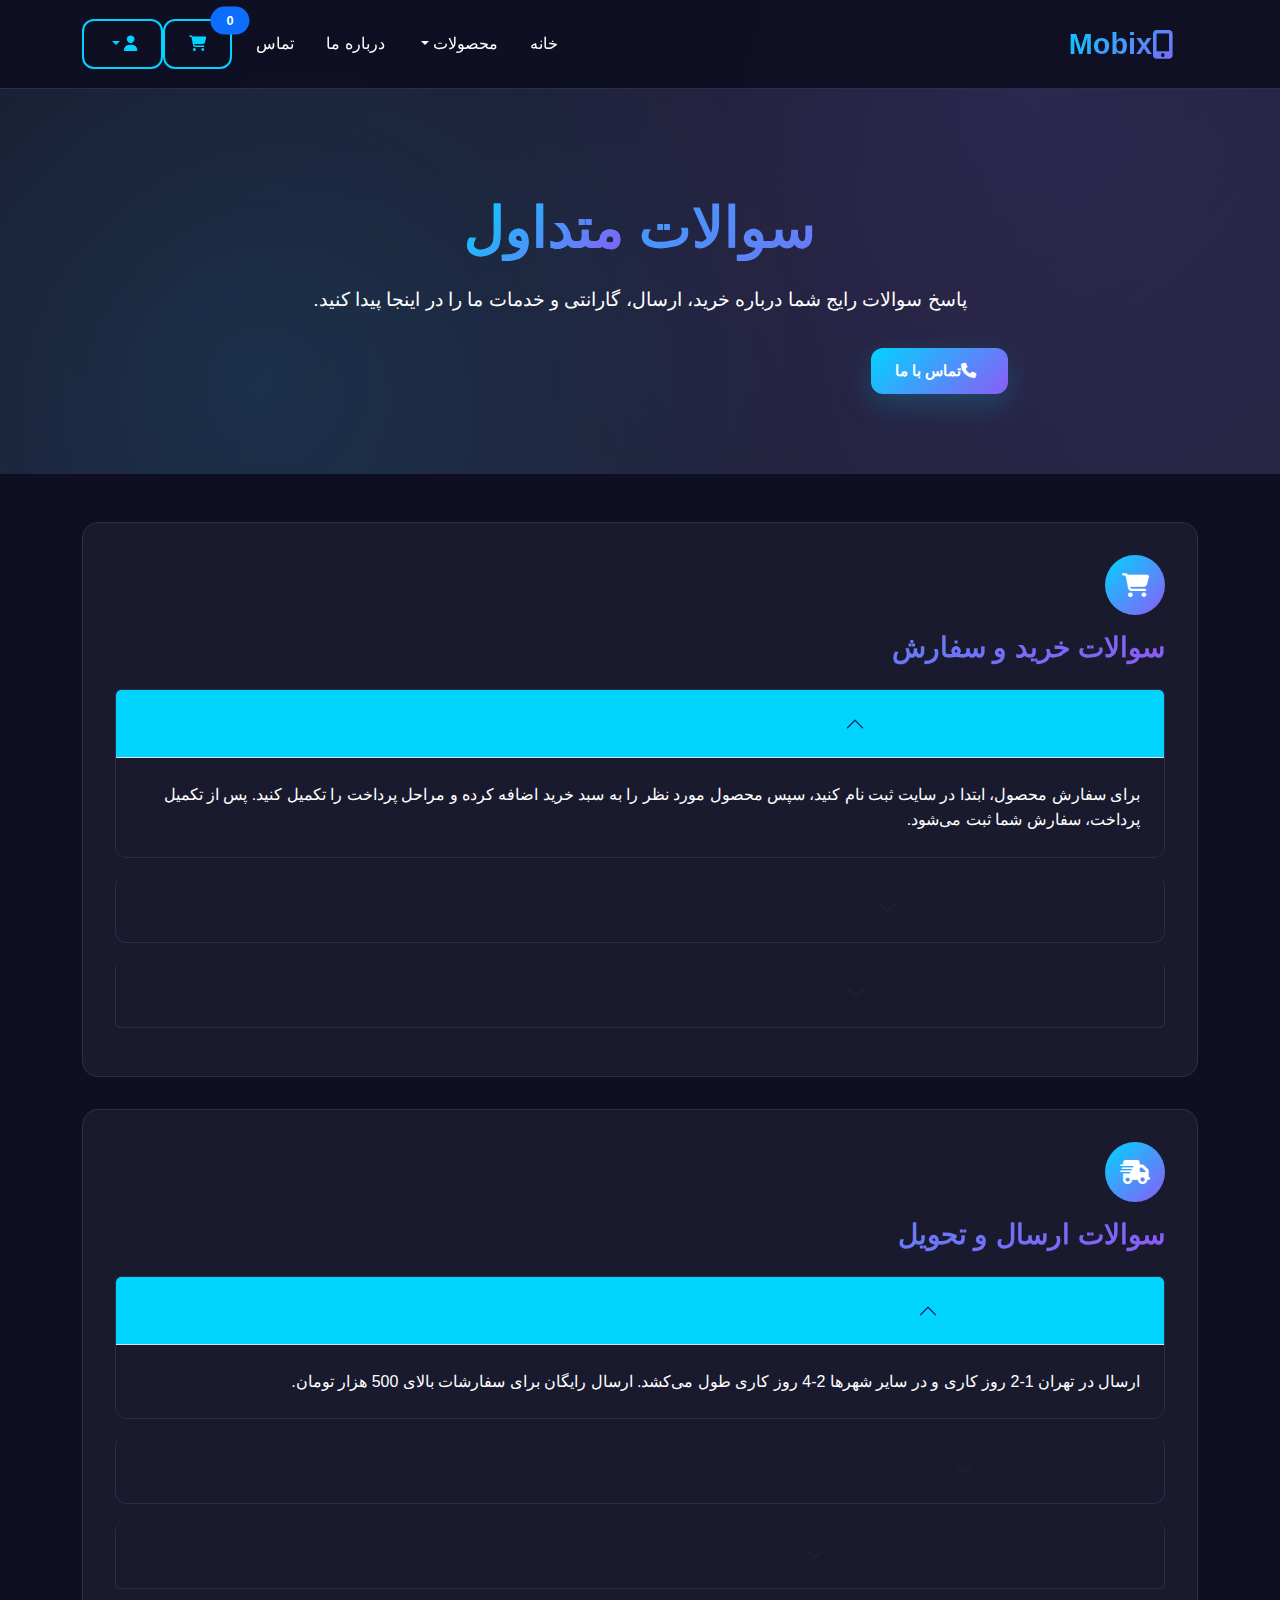
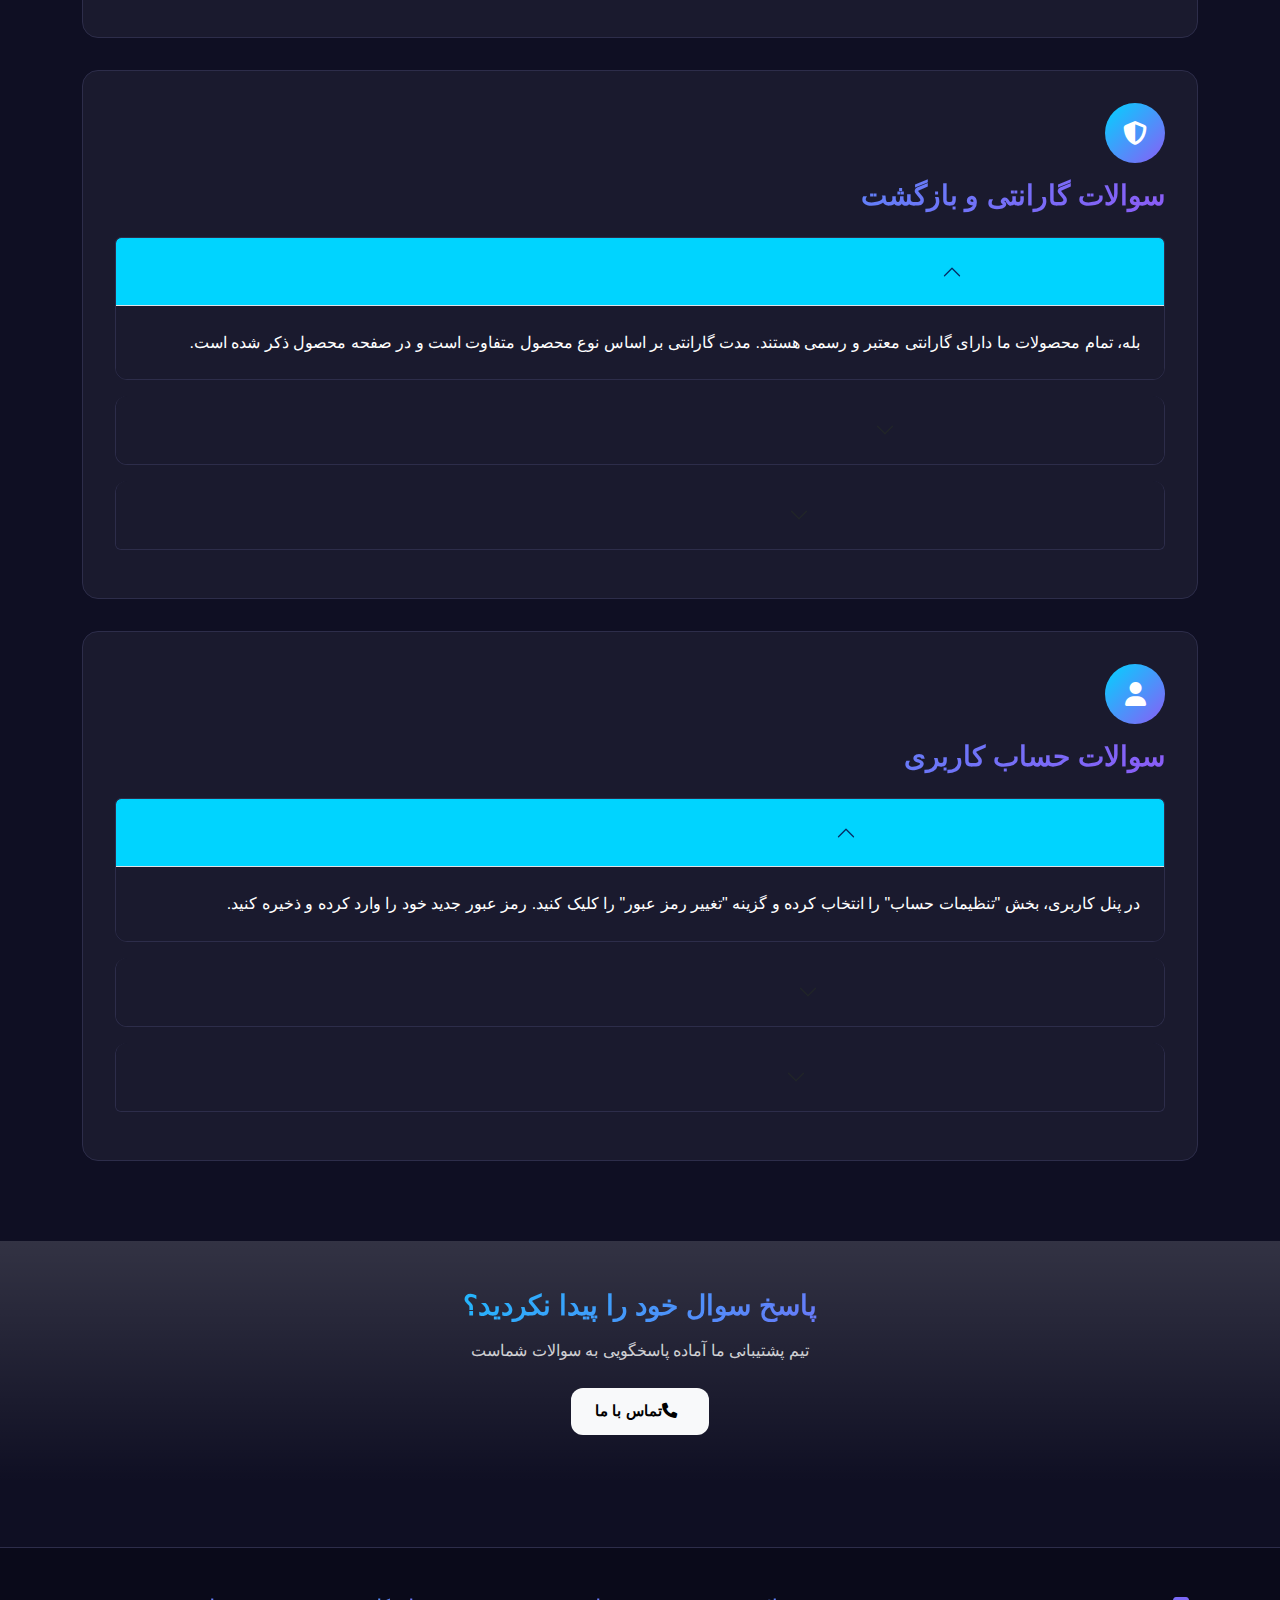
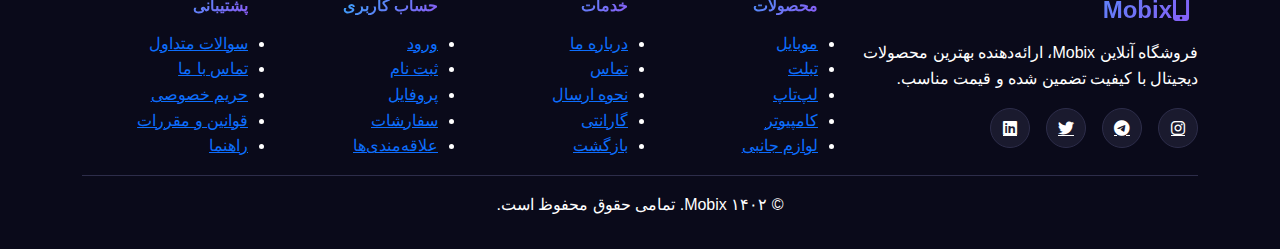
<file: Mobix/faq.html>
<!DOCTYPE html>
<html lang="fa" dir="rtl">
<head>
    <meta charset="UTF-8">
    <meta name="viewport" content="width=device-width, initial-scale=1.0">
    <title>سوالات متداول | Mobix - فروشگاه آنلاین وسایل دیجیتال</title>
    <meta name="description" content="سوالات متداول Mobix - پاسخ به سوالات رایج درباره خرید، ارسال، گارانتی و خدمات ما">
    <meta name="keywords" content="سوالات متداول, FAQ, Mobix, راهنما, پشتیبانی">
    <meta name="author" content="Mobix">
    <meta name="robots" content="index, follow">
    
    <!-- Bootstrap CSS -->
    <link href="https://cdn.jsdelivr.net/npm/bootstrap@5.3.0/dist/css/bootstrap.min.css" rel="stylesheet">
    <link rel="stylesheet" href="https://cdnjs.cloudflare.com/ajax/libs/font-awesome/6.4.0/css/all.min.css">
    <link rel="stylesheet" href="assets/css/main.css">
    
    <style>
        .faq-hero {
            background: var(--gradient-secondary);
            padding: 120px 0 80px;
            position: relative;
            overflow: hidden;
        }
        
        .faq-hero::before {
            content: '';
            position: absolute;
            top: 0;
            left: 0;
            right: 0;
            bottom: 0;
            background: 
                radial-gradient(circle at 20% 80%, rgba(0, 212, 255, 0.1) 0%, transparent 50%),
                radial-gradient(circle at 80% 20%, rgba(139, 92, 246, 0.1) 0%, transparent 50%);
            pointer-events: none;
        }
        
        .faq-content {
            position: relative;
            z-index: 2;
        }
        
        .accordion-item {
            background: var(--card-bg);
            border: 1px solid var(--border-color);
            margin-bottom: 1rem;
            border-radius: 12px;
            overflow: hidden;
        }
        
        .accordion-button {
            background: var(--card-bg);
            color: var(--text-primary);
            border: none;
            padding: 1.5rem;
            font-weight: 600;
        }
        
        .accordion-button:not(.collapsed) {
            background: var(--primary-blue);
            color: var(--text-primary);
        }
        
        .accordion-button:focus {
            box-shadow: none;
            border-color: var(--primary-blue);
        }
        
        .accordion-body {
            background: var(--card-bg);
            color: var(--text-secondary);
            padding: 1.5rem;
            line-height: 1.6;
        }
        
        .faq-category {
            background: var(--card-bg);
            border: 1px solid var(--border-color);
            border-radius: 16px;
            padding: 2rem;
            margin-bottom: 2rem;
        }
        
        .category-icon {
            width: 60px;
            height: 60px;
            background: var(--gradient-primary);
            border-radius: 50%;
            display: flex;
            align-items: center;
            justify-content: center;
            margin-bottom: 1rem;
            font-size: 1.5rem;
            color: var(--text-primary);
        }
    </style>
</head>
<body>
    <!-- Navigation -->
    <nav class="navbar navbar-expand-lg navbar-dark fixed-top">
        <div class="container">
            <a class="navbar-brand d-flex align-items-center" href="index.html">
                <i class="fas fa-mobile-alt me-2"></i>
                <span>Mobix</span>
            </a>
            
            <button class="navbar-toggler" type="button" data-bs-toggle="collapse" data-bs-target="#navbarNav">
                <span class="navbar-toggler-icon"></span>
            </button>
            
            <div class="collapse navbar-collapse" id="navbarNav">
                <ul class="navbar-nav me-auto">
                    <li class="nav-item">
                        <a class="nav-link" href="index.html">خانه</a>
                    </li>
                    <li class="nav-item dropdown">
                        <a class="nav-link dropdown-toggle" href="#" role="button" data-bs-toggle="dropdown">
                            محصولات
                        </a>
                        <ul class="dropdown-menu">
                            <li><a class="dropdown-item" href="products.html?category=mobile">موبایل</a></li>
                            <li><a class="dropdown-item" href="products.html?category=tablet">تبلت</a></li>
                            <li><a class="dropdown-item" href="products.html?category=laptop">لپ‌تاپ</a></li>
                            <li><a class="dropdown-item" href="products.html?category=desktop">کامپیوتر</a></li>
                            <li><a class="dropdown-item" href="products.html?category=monitor">مانیتور</a></li>
                            <li><a class="dropdown-item" href="products.html?category=accessories">لوازم جانبی</a></li>
                        </ul>
                    </li>
                    <li class="nav-item">
                        <a class="nav-link" href="about.html">درباره ما</a>
                    </li>
                    <li class="nav-item">
                        <a class="nav-link" href="contact.html">تماس</a>
                    </li>
                </ul>
                
                <div class="d-flex align-items-center">
                    <a href="cart.html" class="btn btn-outline me-2 position-relative">
                        <i class="fas fa-shopping-cart"></i>
                        <span class="position-absolute top-0 start-100 translate-middle badge rounded-pill bg-primary" id="cartCount">0</span>
                    </a>
                    
                    <div class="dropdown">
                        <button class="btn btn-outline dropdown-toggle" type="button" data-bs-toggle="dropdown">
                            <i class="fas fa-user"></i>
                        </button>
                        <ul class="dropdown-menu">
                            <li><a class="dropdown-item" href="login.html">ورود</a></li>
                            <li><a class="dropdown-item" href="signup.html">ثبت نام</a></li>
                            <li><hr class="dropdown-divider"></li>
                            <li><a class="dropdown-item" href="profile.html">پروفایل</a></li>
                            <li><a class="dropdown-item" href="orders.html">سفارشات</a></li>
                        </ul>
                    </div>
                </div>
            </div>
        </div>
    </nav>

    <!-- FAQ Hero Section -->
    <section class="faq-hero">
        <div class="container">
            <div class="row justify-content-center text-center">
                <div class="col-lg-8">
                    <div class="faq-content">
                        <h1 class="hero-title">
                            سوالات <span class="text-gradient">متداول</span>
                        </h1>
                        <p class="hero-subtitle">
                            پاسخ سوالات رایج شما درباره خرید، ارسال، گارانتی و خدمات ما را در اینجا پیدا کنید.
                        </p>
                        <div class="hero-buttons">
                            <a href="contact.html" class="btn btn-primary btn-lg">
                                <i class="fas fa-phone me-2"></i>تماس با ما
                            </a>
                        </div>
                    </div>
                </div>
            </div>
        </div>
    </section>

    <!-- FAQ Categories -->
    <section class="py-5">
        <div class="container">
            <!-- Shopping FAQ -->
            <div class="faq-category">
                <div class="category-icon">
                    <i class="fas fa-shopping-cart"></i>
                </div>
                <h3 class="mb-4">سوالات خرید و سفارش</h3>
                <div class="accordion" id="shoppingFaq">
                    <div class="accordion-item">
                        <h2 class="accordion-header">
                            <button class="accordion-button" type="button" data-bs-toggle="collapse" data-bs-target="#shopping1">
                                چگونه می‌توانم محصولی را سفارش دهم؟
                            </button>
                        </h2>
                        <div id="shopping1" class="accordion-collapse collapse show" data-bs-parent="#shoppingFaq">
                            <div class="accordion-body">
                                برای سفارش محصول، ابتدا در سایت ثبت نام کنید، سپس محصول مورد نظر را به سبد خرید اضافه کرده و مراحل پرداخت را تکمیل کنید. پس از تکمیل پرداخت، سفارش شما ثبت می‌شود.
                            </div>
                        </div>
                    </div>
                    <div class="accordion-item">
                        <h2 class="accordion-header">
                            <button class="accordion-button collapsed" type="button" data-bs-toggle="collapse" data-bs-target="#shopping2">
                                آیا امکان پرداخت در محل وجود دارد؟
                            </button>
                        </h2>
                        <div id="shopping2" class="accordion-collapse collapse" data-bs-parent="#shoppingFaq">
                            <div class="accordion-body">
                                بله، امکان پرداخت در محل برای سفارشات در تهران و برخی شهرهای بزرگ وجود دارد. این گزینه در مرحله پرداخت قابل انتخاب است.
                            </div>
                        </div>
                    </div>
                    <div class="accordion-item">
                        <h2 class="accordion-header">
                            <button class="accordion-button collapsed" type="button" data-bs-toggle="collapse" data-bs-target="#shopping3">
                                چگونه می‌توانم کوپن تخفیف استفاده کنم؟
                            </button>
                        </h2>
                        <div id="shopping3" class="accordion-collapse collapse" data-bs-parent="#shoppingFaq">
                            <div class="accordion-body">
                                در مرحله تکمیل سفارش، فیلد "کد تخفیف" را پیدا کرده و کد کوپن خود را وارد کنید. پس از اعمال، تخفیف از مبلغ کل کسر خواهد شد.
                            </div>
                        </div>
                    </div>
                </div>
            </div>

            <!-- Shipping FAQ -->
            <div class="faq-category">
                <div class="category-icon">
                    <i class="fas fa-shipping-fast"></i>
                </div>
                <h3 class="mb-4">سوالات ارسال و تحویل</h3>
                <div class="accordion" id="shippingFaq">
                    <div class="accordion-item">
                        <h2 class="accordion-header">
                            <button class="accordion-button" type="button" data-bs-toggle="collapse" data-bs-target="#shipping1">
                                مدت زمان ارسال چقدر است؟
                            </button>
                        </h2>
                        <div id="shipping1" class="accordion-collapse collapse show" data-bs-parent="#shippingFaq">
                            <div class="accordion-body">
                                ارسال در تهران 1-2 روز کاری و در سایر شهرها 2-4 روز کاری طول می‌کشد. ارسال رایگان برای سفارشات بالای 500 هزار تومان.
                            </div>
                        </div>
                    </div>
                    <div class="accordion-item">
                        <h2 class="accordion-header">
                            <button class="accordion-button collapsed" type="button" data-bs-toggle="collapse" data-bs-target="#shipping2">
                                هزینه ارسال چقدر است؟
                            </button>
                        </h2>
                        <div id="shipping2" class="accordion-collapse collapse" data-bs-parent="#shippingFaq">
                            <div class="accordion-body">
                                هزینه ارسال در تهران 50 هزار تومان و در سایر شهرها 80 هزار تومان است. برای سفارشات بالای 500 هزار تومان، ارسال رایگان است.
                            </div>
                        </div>
                    </div>
                    <div class="accordion-item">
                        <h2 class="accordion-header">
                            <button class="accordion-button collapsed" type="button" data-bs-toggle="collapse" data-bs-target="#shipping3">
                                چگونه می‌توانم وضعیت سفارش را پیگیری کنم؟
                            </button>
                        </h2>
                        <div id="shipping3" class="accordion-collapse collapse" data-bs-parent="#shippingFaq">
                            <div class="accordion-body">
                                پس از ثبت سفارش، کد پیگیری برای شما ارسال می‌شود که می‌توانید از طریق پنل کاربری یا تماس با ما وضعیت سفارش را پیگیری کنید.
                            </div>
                        </div>
                    </div>
                </div>
            </div>

            <!-- Warranty FAQ -->
            <div class="faq-category">
                <div class="category-icon">
                    <i class="fas fa-shield-alt"></i>
                </div>
                <h3 class="mb-4">سوالات گارانتی و بازگشت</h3>
                <div class="accordion" id="warrantyFaq">
                    <div class="accordion-item">
                        <h2 class="accordion-header">
                            <button class="accordion-button" type="button" data-bs-toggle="collapse" data-bs-target="#warranty1">
                                آیا محصولات گارانتی دارند؟
                            </button>
                        </h2>
                        <div id="warranty1" class="accordion-collapse collapse show" data-bs-parent="#warrantyFaq">
                            <div class="accordion-body">
                                بله، تمام محصولات ما دارای گارانتی معتبر و رسمی هستند. مدت گارانتی بر اساس نوع محصول متفاوت است و در صفحه محصول ذکر شده است.
                            </div>
                        </div>
                    </div>
                    <div class="accordion-item">
                        <h2 class="accordion-header">
                            <button class="accordion-button collapsed" type="button" data-bs-toggle="collapse" data-bs-target="#warranty2">
                                چگونه می‌توانم محصول را بازگردانم؟
                            </button>
                        </h2>
                        <div id="warranty2" class="accordion-collapse collapse" data-bs-parent="#warrantyFaq">
                            <div class="accordion-body">
                                تا 7 روز پس از دریافت محصول می‌توانید آن را بازگردانید. محصول باید در شرایط اولیه و بدون استفاده باشد. برای بازگشت با پشتیبانی تماس بگیرید.
                            </div>
                        </div>
                    </div>
                    <div class="accordion-item">
                        <h2 class="accordion-header">
                            <button class="accordion-button collapsed" type="button" data-bs-toggle="collapse" data-bs-target="#warranty3">
                                در صورت خرابی محصول چه کاری باید انجام دهم؟
                            </button>
                        </h2>
                        <div id="warranty3" class="accordion-collapse collapse" data-bs-parent="#warrantyFaq">
                            <div class="accordion-body">
                                در صورت خرابی محصول، ابتدا با پشتیبانی ما تماس بگیرید. اگر محصول در گارانتی باشد، آن را تعویض یا تعمیر خواهیم کرد.
                            </div>
                        </div>
                    </div>
                </div>
            </div>

            <!-- Account FAQ -->
            <div class="faq-category">
                <div class="category-icon">
                    <i class="fas fa-user"></i>
                </div>
                <h3 class="mb-4">سوالات حساب کاربری</h3>
                <div class="accordion" id="accountFaq">
                    <div class="accordion-item">
                        <h2 class="accordion-header">
                            <button class="accordion-button" type="button" data-bs-toggle="collapse" data-bs-target="#account1">
                                چگونه می‌توانم رمز عبور خود را تغییر دهم؟
                            </button>
                        </h2>
                        <div id="account1" class="accordion-collapse collapse show" data-bs-parent="#accountFaq">
                            <div class="accordion-body">
                                در پنل کاربری، بخش "تنظیمات حساب" را انتخاب کرده و گزینه "تغییر رمز عبور" را کلیک کنید. رمز عبور جدید خود را وارد کرده و ذخیره کنید.
                            </div>
                        </div>
                    </div>
                    <div class="accordion-item">
                        <h2 class="accordion-header">
                            <button class="accordion-button collapsed" type="button" data-bs-toggle="collapse" data-bs-target="#account2">
                                چگونه می‌توانم آدرس‌های ارسال را مدیریت کنم؟
                            </button>
                        </h2>
                        <div id="account2" class="accordion-collapse collapse" data-bs-parent="#accountFaq">
                            <div class="accordion-body">
                                در پنل کاربری، بخش "آدرس‌های ارسال" را انتخاب کرده و می‌توانید آدرس‌های جدید اضافه کنید یا آدرس‌های موجود را ویرایش/حذف کنید.
                            </div>
                        </div>
                    </div>
                    <div class="accordion-item">
                        <h2 class="accordion-header">
                            <button class="accordion-button collapsed" type="button" data-bs-toggle="collapse" data-bs-target="#account3">
                                چگونه می‌توانم تاریخچه سفارشات را مشاهده کنم؟
                            </button>
                        </h2>
                        <div id="account3" class="accordion-collapse collapse" data-bs-parent="#accountFaq">
                            <div class="accordion-body">
                                در پنل کاربری، بخش "سفارشات" را انتخاب کنید. تمام سفارشات شما با جزئیات کامل نمایش داده می‌شود.
                            </div>
                        </div>
                    </div>
                </div>
            </div>
        </div>
    </section>

    <!-- Contact CTA -->
    <section class="py-5 bg-gradient">
        <div class="container">
            <div class="row justify-content-center text-center">
                <div class="col-lg-8">
                    <h3 class="text-white mb-3">پاسخ سوال خود را پیدا نکردید؟</h3>
                    <p class="text-white-50 mb-4">تیم پشتیبانی ما آماده پاسخگویی به سوالات شماست</p>
                    <a href="contact.html" class="btn btn-light btn-lg">
                        <i class="fas fa-phone me-2"></i>تماس با ما
                    </a>
                </div>
            </div>
        </div>
    </section>

    <!-- Footer -->
    <footer class="footer">
        <div class="container">
            <div class="row g-4">
                <div class="col-lg-4">
                    <div class="footer-section">
                        <h5 class="footer-logo mb-3">
                            <i class="fas fa-mobile-alt me-2"></i>Mobix
                        </h5>
                        <p class="text-muted" style="color: #ffffff;">
                            فروشگاه آنلاین Mobix، ارائه‌دهنده بهترین محصولات دیجیتال با کیفیت تضمین شده و قیمت مناسب.
                        </p>
                        <div class="social-links">
                            <a href="#" class="social-link"><i class="fab fa-instagram"></i></a>
                            <a href="#" class="social-link"><i class="fab fa-telegram"></i></a>
                            <a href="#" class="social-link"><i class="fab fa-twitter"></i></a>
                            <a href="#" class="social-link"><i class="fab fa-linkedin"></i></a>
                        </div>
                    </div>
                </div>
                <div class="col-lg-2 col-md-6">
                    <div class="footer-section">
                        <h6>محصولات</h6>
                        <ul class="footer-links">
                            <li><a href="products.html?category=mobile">موبایل</a></li>
                            <li><a href="products.html?category=tablet">تبلت</a></li>
                            <li><a href="products.html?category=laptop">لپ‌تاپ</a></li>
                            <li><a href="products.html?category=desktop">کامپیوتر</a></li>
                            <li><a href="products.html?category=accessories">لوازم جانبی</a></li>
                        </ul>
                    </div>
                </div>
                <div class="col-lg-2 col-md-6">
                    <div class="footer-section">
                        <h6>خدمات</h6>
                        <ul class="footer-links">
                            <li><a href="about.html">درباره ما</a></li>
                            <li><a href="contact.html">تماس</a></li>
                            <li><a href="shipping.html">نحوه ارسال</a></li>
                            <li><a href="warranty.html">گارانتی</a></li>
                            <li><a href="return.html">بازگشت</a></li>
                        </ul>
                    </div>
                </div>
                <div class="col-lg-2 col-md-6">
                    <div class="footer-section">
                        <h6>حساب کاربری</h6>
                        <ul class="footer-links">
                            <li><a href="login.html">ورود</a></li>
                            <li><a href="signup.html">ثبت نام</a></li>
                            <li><a href="profile.html">پروفایل</a></li>
                            <li><a href="orders.html">سفارشات</a></li>
                            <li><a href="wishlist.html">علاقه‌مندی‌ها</a></li>
                        </ul>
                    </div>
                </div>
                <div class="col-lg-2 col-md-6">
                    <div class="footer-section">
                        <h6>پشتیبانی</h6>
                        <ul class="footer-links">
                            <li><a href="faq.html">سوالات متداول</a></li>
                            <li><a href="contact.html">تماس با ما</a></li>
                            <li><a href="privacy.html">حریم خصوصی</a></li>
                            <li><a href="terms.html">قوانین و مقررات</a></li>
                            <li><a href="help.html">راهنما</a></li>
                        </ul>
                    </div>
                </div>
            </div>
            <div class="copyright">
                <p>&copy; ۱۴۰۲ Mobix. تمامی حقوق محفوظ است.</p>
            </div>
        </div>
    </footer>

    <!-- Bootstrap JS -->
    <script src="https://cdn.jsdelivr.net/npm/bootstrap@5.3.0/dist/js/bootstrap.bundle.min.js"></script>
    
    <!-- Custom JS -->
    <script src="assets/js/main.js"></script>
</body>
</html>
</file>
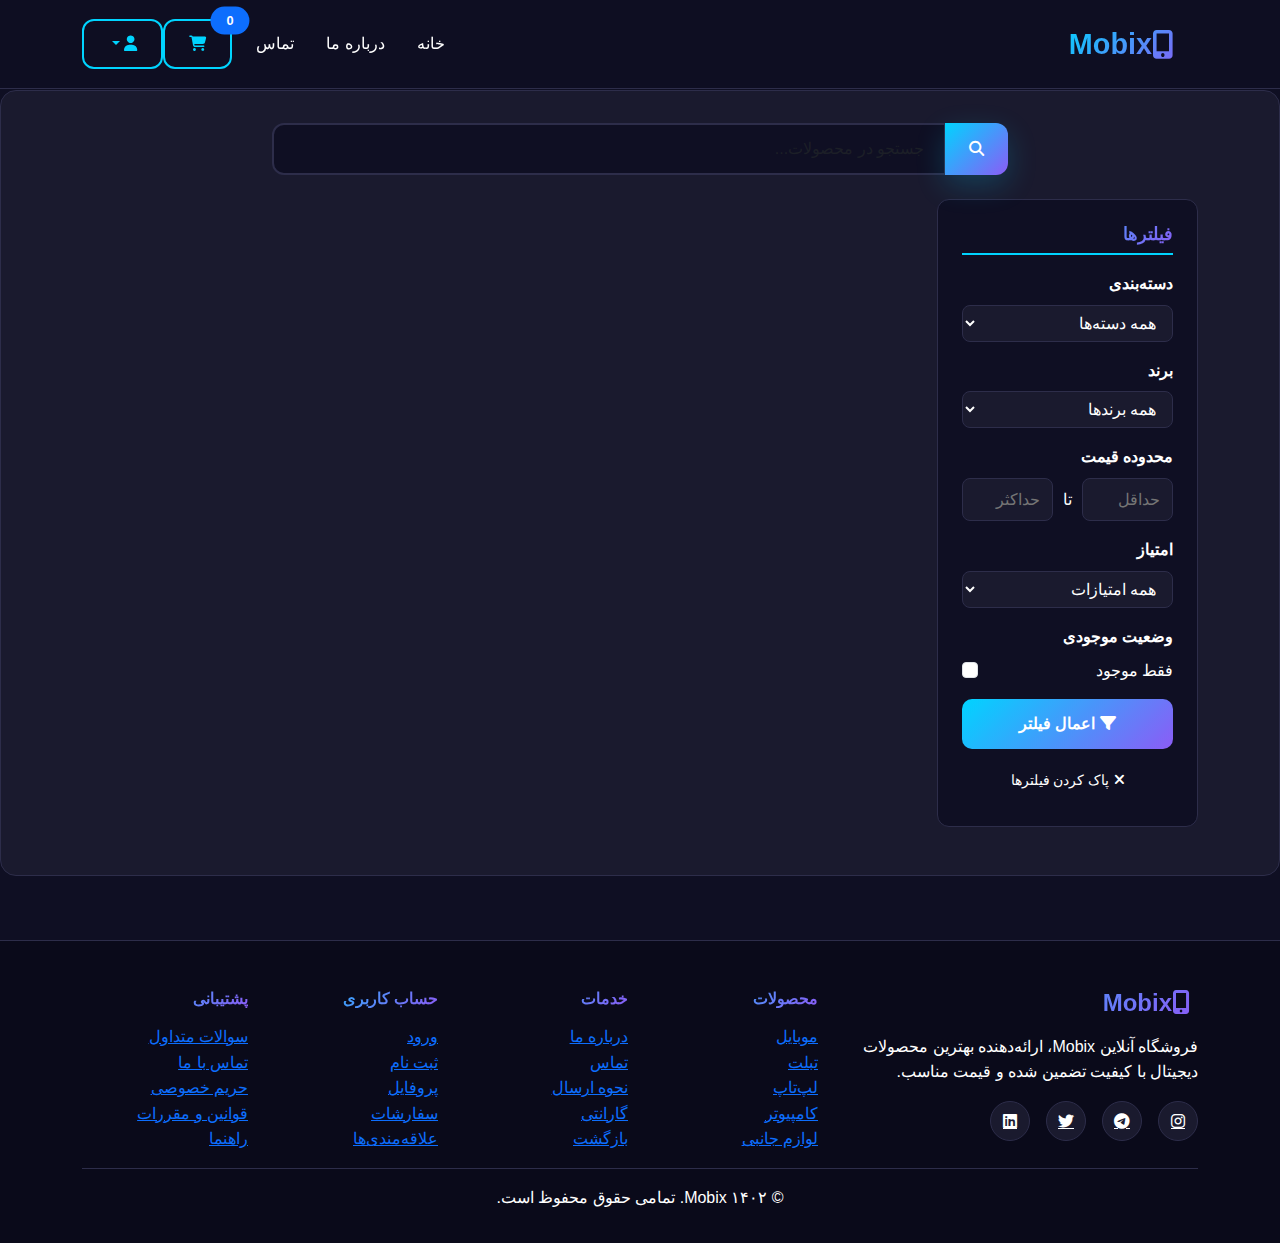
<file: Mobix/products.html>
<!DOCTYPE html>
<html lang="fa" dir="rtl">
<head>
    <meta charset="UTF-8">
    <meta name="viewport" content="width=device-width, initial-scale=1.0">
    <title>محصولات دیجیتال | Mobix - فروشگاه آنلاین</title>
    <meta name="description" content="محصولات دیجیتال Mobix شامل موبایل، تبلت، لپ‌تاپ، کامپیوتر، مانیتور و لوازم جانبی. خرید آنلاین با قیمت مناسب">
    <meta name="keywords" content="محصولات دیجیتال, موبایل, تبلت, لپ‌تاپ, کامپیوتر, مانیتور, خرید آنلاین, Mobix">
    <meta name="author" content="Mobix">
    <meta name="robots" content="index, follow">
    
    <!-- Open Graph -->
    <meta property="og:type" content="website">
    <meta property="og:url" content="https://mobix.ir/products.html">
    <meta property="og:title" content="محصولات دیجیتال | Mobix">
    <meta property="og:description" content="محصولات دیجیتال با کیفیت بالا">
    <meta property="og:image" content="https://mobix.ir/assets/img/logo.png">
    
    <!-- Canonical URL -->
    <link rel="canonical" href="https://mobix.ir/products.html">
    <link href="https://cdn.jsdelivr.net/npm/bootstrap@5.3.0/dist/css/bootstrap.min.css" rel="stylesheet">
    <link rel="stylesheet" href="https://cdnjs.cloudflare.com/ajax/libs/font-awesome/6.4.0/css/all.min.css">
    <link rel="stylesheet" href="assets/css/main.css">
    
    <!-- Favicon -->
    <link rel="icon" type="image/png" sizes="32x32" href="assets/img/favicon-32x32.png">
    <link rel="icon" type="image/png" sizes="16x16" href="assets/img/favicon-16x16.png">
    <link rel="apple-touch-icon" sizes="180x180" href="assets/img/apple-touch-icon.png">
    <link rel="icon" type="image/png" sizes="192x192" href="assets/img/android-chrome-192x192.png">
    <link rel="icon" type="image/png" sizes="512x512" href="assets/img/android-chrome-512x512.png">
    
    <style>
        .search-filter-section {
            background: var(--card-bg);
            padding: 2rem 0;
            margin-bottom: 2rem;
            border-radius: 16px;
            border: 1px solid var(--border-color);
        }
        
        .input-group {
            position: relative;
            display: flex;
            flex-wrap: wrap;
            align-items: stretch;
            width: 100%;
            flex-direction: row-reverse !important;
        }

        .search-box {
            background: var(--dark-bg);
            border: 2px solid var(--border-color);
            border-radius: 12px;
            padding: 12px 20px;
            color: var(--text-primary);
            width: 100%;
            transition: all 0.3s ease;
        }
        
        .search-box:focus {
            outline: none;
            border-color: var(--primary-blue);
            box-shadow: 0 0 0 3px rgba(0, 212, 255, 0.1);
        }
        
        .filter-card {
            background: var(--dark-bg);
            border: 1px solid var(--border-color);
            border-radius: 12px;
            padding: 1.5rem;
            margin-bottom: 1rem;
        }
        
        .filter-title {
            font-size: 1.1rem;
            font-weight: 600;
            color: var(--text-primary);
            margin-bottom: 1rem;
            border-bottom: 2px solid var(--primary-blue);
            padding-bottom: 0.5rem;
        }
        
        .filter-select,
        .filter-input {
            background: var(--card-bg);
            border: 1px solid var(--border-color);
            border-radius: 8px;
            padding: 8px 12px;
            color: var(--text-primary);
            width: 100%;
            transition: all 0.3s ease;
        }
        
        .filter-select:focus,
        .filter-input:focus {
            outline: none;
            border-color: var(--primary-blue);
        }
        
        .price-range {
            display: flex;
            gap: 10px;
            align-items: center;
        }
        
        .price-range input {
            flex: 1;
        }
        
        .filter-btn {
            background: var(--gradient-primary);
            color: var(--text-primary);
            border: none;
            padding: 12px 25px;
            border-radius: 10px;
            font-weight: 600;
            transition: all 0.3s ease;
            width: 100%;
        }
        
        .filter-btn:hover {
            background: var(--black);
            transform: translateY(-2px);
        }
        
        .clear-filters {
            background: var(--dark-gray);
            color: var(--text-primary);
            border: none;
            padding: 10px 20px;
            border-radius: 10px;
            font-size: 0.9rem;
            transition: all 0.3s ease;
            margin-top: 10px;
            width: 100%;
        }
        
        .clear-filters:hover {
            background: var(--black);
        }
        
        .results-info {
            background: var(--card-bg);
            padding: 15px 25px;
            border-radius: 10px;
            margin-bottom: 30px;
            display: flex;
            justify-content: space-between;
            align-items: center;
            flex-wrap: wrap;
            gap: 15px;
            border: 1px solid var(--border-color);
        }
        
        .sort-select {
            padding: 8px 15px;
            border: 2px solid var(--primary-blue);
            border-radius: 8px;
            background: var(--card-bg);
            color: var(--text-primary);
        }
        
        .pagination {
            display: flex;
            justify-content: center;
            gap: 10px;
            margin-top: 40px;
        }
        
        .page-btn {
            padding: 10px 15px;
            border: 2px solid var(--primary-blue);
            background: var(--card-bg);
            color: var(--primary-blue);
            border-radius: 8px;
            transition: all 0.3s ease;
            text-decoration: none;
        }
        
        .page-btn.active {
            background: var(--gradient-primary);
            color: var(--text-primary);
        }
        
        .page-btn:hover {
            background: var(--gradient-primary);
            color: var(--text-primary);
        }
        
        .no-results {
            text-align: center;
            padding: 60px 20px;
            color: var(--text-muted);
        }
        
        .no-results i {
            font-size: 4rem;
            color: var(--light-gray);
            margin-bottom: 20px;
        }
        
        .product-image-container {
            position: relative;
            overflow: hidden;
        }
        
        .discount-badge {
            position: absolute;
            top: 10px;
            right: 10px;
            background: var(--error-red);
            color: var(--text-primary);
            padding: 4px 8px;
            border-radius: 12px;
            font-size: 0.8rem;
            font-weight: 600;
        }
        
        .original-price {
            text-decoration: line-through;
            color: var(--text-muted);
            font-size: 0.9rem;
            margin-left: 10px;
        }
        
        .current-price {
            color: var(--primary-blue);
            font-weight: 700;
        }
    </style>
</head>
<body>
    <!-- Navigation -->
    <nav class="navbar navbar-expand-lg navbar-dark fixed-top">
        <div class="container">
            <a class="navbar-brand d-flex align-items-center" href="index.html">
                <i class="fas fa-mobile-alt me-2"></i>
                <span>Mobix</span>
            </a>
            
            <button class="navbar-toggler" type="button" data-bs-toggle="collapse" data-bs-target="#navbarNav">
                <span class="navbar-toggler-icon"></span>
            </button>
            
            <div class="collapse navbar-collapse" id="navbarNav">
                <ul class="navbar-nav me-auto">
                    <li class="nav-item">
                        <a class="nav-link" href="index.html">خانه</a>
                    </li>
                    <li class="nav-item">
                        <a class="nav-link" href="about.html">درباره ما</a>
                    </li>
                    <li class="nav-item">
                        <a class="nav-link" href="contact.html">تماس</a>
                    </li>
                </ul>
                
                <div class="d-flex align-items-center">
                    <a href="cart.html" class="btn btn-outline me-2 position-relative">
                        <i class="fas fa-shopping-cart"></i>
                        <span class="position-absolute top-0 start-100 translate-middle badge rounded-pill bg-primary" id="cartCount">0</span>
                    </a>
                    
                    <div class="dropdown">
                        <button class="btn btn-outline dropdown-toggle" type="button" data-bs-toggle="dropdown">
                            <i class="fas fa-user"></i>
                        </button>
                        <ul class="dropdown-menu">
                            <li><a class="dropdown-item" href="login.html">ورود</a></li>
                            <li><a class="dropdown-item" href="signup.html">ثبت نام</a></li>
                            <li><hr class="dropdown-divider"></li>
                            <li><a class="dropdown-item" href="profile.html">پروفایل</a></li>
                            <li><a class="dropdown-item" href="orders.html">سفارشات</a></li>
                        </ul>
                    </div>
                </div>
            </div>
        </div>
    </nav>

    <!-- Search and Filter Section -->
    <section class="search-filter-section" style="margin-top: 90px;">
        <div class="container">
            <div class="row">
                <!-- Search Bar -->
                <div class="col-lg-8 col-md-10 mx-auto mb-4">
                    <div class="input-group">
                        <input type="text" class="form-control search-box" id="searchInput" placeholder="جستجو در محصولات...">
                        <button class="btn btn-primary" type="button" onclick="searchProducts()">
                            <i class="fas fa-search"></i>
                        </button>
                    </div>
                </div>
            </div>
            
            <div class="row">
                <!-- Filters Sidebar -->
                <div class="col-lg-3 col-md-4">
                    <div class="filter-card">
                        <h5 class="filter-title">فیلترها</h5>
                        
                        <div class="filter-group mb-3">
                            <label class="form-label">دسته‌بندی</label>
                            <select class="filter-select" id="categoryFilter">
                                <option value="">همه دسته‌ها</option>
                                <option value="mobile">موبایل</option>
                                <option value="tablet">تبلت</option>
                                <option value="laptop">لپ‌تاپ</option>
                                <option value="desktop">کامپیوتر</option>
                                <option value="monitor">مانیتور</option>
                                <option value="accessories">لوازم جانبی</option>
                            </select>
                        </div>
                        
                        <div class="filter-group mb-3">
                            <label class="form-label">برند</label>
                            <select class="filter-select" id="brandFilter">
                                <option value="">همه برندها</option>
                                <option value="samsung">سامسونگ</option>
                                <option value="apple">اپل</option>
                                <option value="xiaomi">شیائومی</option>
                                <option value="huawei">هوآوی</option>
                                <option value="asus">ایسوس</option>
                                <option value="lenovo">لنوو</option>
                                <option value="hp">اچ‌پی</option>
                                <option value="dell">دل</option>
                            </select>
                        </div>
                        
                        <div class="filter-group mb-3">
                            <label class="form-label">محدوده قیمت</label>
                            <div class="price-range">
                                <input type="number" class="filter-input" id="minPrice" placeholder="حداقل">
                                <span>تا</span>
                                <input type="number" class="filter-input" id="maxPrice" placeholder="حداکثر">
                            </div>
                        </div>
                        
                        <div class="filter-group mb-3">
                            <label class="form-label">امتیاز</label>
                            <select class="filter-select" id="ratingFilter">
                                <option value="">همه امتیازات</option>
                                <option value="5">5 ستاره</option>
                                <option value="4">4 ستاره و بالاتر</option>
                                <option value="3">3 ستاره و بالاتر</option>
                                <option value="2">2 ستاره و بالاتر</option>
                                <option value="1">1 ستاره و بالاتر</option>
                            </select>
                        </div>
                        
                        <div class="filter-group mb-3">
                            <label class="form-label">وضعیت موجودی</label>
                            <div class="form-check">
                                <input class="form-check-input" type="checkbox" id="inStockFilter">
                                <label class="form-check-label" for="inStockFilter">
                                    فقط موجود
                                </label>
                            </div>
                        </div>
                        
                        <button class="filter-btn" onclick="applyFilters()">
                            <i class="fas fa-filter"></i> اعمال فیلتر
                        </button>
                        
                        <button class="clear-filters" onclick="clearFilters()">
                            <i class="fas fa-times"></i> پاک کردن فیلترها
                        </button>
                    </div>
                </div>
                
                <!-- Products Section -->
                <div class="col-lg-9 col-md-8">
                    <!-- Results Info -->
                    <div class="results-info" id="resultsInfo" style="display: none;">
                        <div>
                            <span id="resultsCount">0 محصول یافت شد</span>
                        </div>
                        <div>
                            <select class="sort-select" id="sortSelect" onchange="sortProducts()">
                                <option value="name">مرتب‌سازی: نام</option>
                                <option value="price_asc">مرتب‌سازی: قیمت (کم به زیاد)</option>
                                <option value="price_desc">مرتب‌سازی: قیمت (زیاد به کم)</option>
                                <option value="rating">مرتب‌سازی: امتیاز</option>
                                <option value="newest">مرتب‌سازی: جدیدترین</option>
                                <option value="popular">مرتب‌سازی: محبوب‌ترین</option>
                            </select>
                        </div>
                    </div>
                    
                    <!-- Products Grid -->
                    <div class="product-grid" id="productGrid">
                        <!-- محصولات اینجا نمایش داده می‌شوند -->
                    </div>
                    
                    <!-- Pagination -->
                    <div class="pagination" id="pagination" style="display: none;">
                        <!-- Pagination buttons will be added here -->
                    </div>
                    
                    <!-- No Results -->
                    <div class="no-results" id="noResults" style="display: none;">
                        <i class="fas fa-search"></i>
                        <h4>محصولی یافت نشد</h4>
                        <p>لطفاً کلمات کلیدی یا فیلترهای دیگری را امتحان کنید.</p>
                    </div>
                </div>
            </div>
        </div>
    </section>

    <!-- Footer -->
    <footer class="footer">
        <div class="container">
            <div class="row g-4">
                <div class="col-lg-4">
                    <div class="footer-section">
                        <h5 class="footer-logo mb-3">
                            <i class="fas fa-mobile-alt me-2"></i>Mobix
                        </h5>
                        <p class="text-muted" style="color: #ffffff;">
                            فروشگاه آنلاین Mobix، ارائه‌دهنده بهترین محصولات دیجیتال با کیفیت تضمین شده و قیمت مناسب.
                        </p>
                        <div class="social-links" style="list-style: none">
                            <a href="#" class="social-link"><i class="fab fa-instagram"></i></a>
                            <a href="#" class="social-link"><i class="fab fa-telegram"></i></a>
                            <a href="#" class="social-link"><i class="fab fa-twitter"></i></a>
                            <a href="#" class="social-link"><i class="fab fa-linkedin"></i></a>
                        </div>
                    </div>
                </div>
                <div class="col-lg-2 col-md-6">
                    <div class="footer-section">
                        <h6>محصولات</h6>
                        <ul class="footer-links" style="list-style: none">
                            <li><a href="products.html?category=mobile">موبایل</a></li>
                            <li><a href="products.html?category=tablet">تبلت</a></li>
                            <li><a href="products.html?category=laptop">لپ‌تاپ</a></li>
                            <li><a href="products.html?category=desktop">کامپیوتر</a></li>
                            <li><a href="products.html?category=accessories">لوازم جانبی</a></li>
                        </ul>
                    </div>
                </div>
                <div class="col-lg-2 col-md-6">
                    <div class="footer-section">
                        <h6>خدمات</h6>
                        <ul class="footer-links" style="list-style: none">
                            <li><a href="about.html">درباره ما</a></li>
                            <li><a href="contact.html">تماس</a></li>
                            <li><a href="shipping.html">نحوه ارسال</a></li>
                            <li><a href="warranty.html">گارانتی</a></li>
                            <li><a href="return.html">بازگشت</a></li>
                        </ul>
                    </div>
                </div>
                <div class="col-lg-2 col-md-6">
                    <div class="footer-section">
                        <h6>حساب کاربری</h6>
                        <ul class="footer-links" style="list-style: none">
                            <li><a href="login.html">ورود</a></li>
                            <li><a href="signup.html">ثبت نام</a></li>
                            <li><a href="profile.html">پروفایل</a></li>
                            <li><a href="orders.html">سفارشات</a></li>
                            <li><a href="wishlist.html">علاقه‌مندی‌ها</a></li>
                        </ul>
                    </div>
                </div>
                <div class="col-lg-2 col-md-6">
                    <div class="footer-section">
                        <h6>پشتیبانی</h6>
                        <ul class="footer-links" style="list-style: none">
                            <li><a href="faq.html">سوالات متداول</a></li>
                            <li><a href="contact.html">تماس با ما</a></li>
                            <li><a href="privacy.html">حریم خصوصی</a></li>
                            <li><a href="terms.html">قوانین و مقررات</a></li>
                            <li><a href="help.html">راهنما</a></li>
                        </ul>
                    </div>
                </div>
            </div>
            <div class="copyright">
                <p>&copy; ۱۴۰۲ Mobix. تمامی حقوق محفوظ است.</p>
            </div>
        </div>
    </footer>

    <script src="https://cdn.jsdelivr.net/npm/bootstrap@5.3.0/dist/js/bootstrap.bundle.min.js"></script>
    <script>
        // متغیرهای سراسری
        let currentFilters = {
            search: '',
            category: '',
            brand: '',
            min_price: '',
            max_price: '',
            rating: '',
            in_stock: false,
            sort: 'name',
            page: 1
        };
        
        let currentProducts = [];
        let currentPagination = {};
        
        // نمایش محصولات از API
        async function displayProducts(filters = {}) {
            try {
                // ترکیب فیلترهای فعلی با فیلترهای جدید
                const finalFilters = { ...currentFilters, ...filters };
                currentFilters = finalFilters;
                
                // ساخت URL با پارامترها
                const params = new URLSearchParams();
                Object.keys(finalFilters).forEach(key => {
                    if (finalFilters[key] && finalFilters[key] !== '') {
                        params.append(key, finalFilters[key]);
                    }
                });
                
                // داده‌های نمونه برای نمایش (نمونه کار)
                const sampleProducts = [
                    {
                        id: 1,
                        name: "گوشی هوشمند Galaxy S21",
                        description: "گوشی هوشمند سامسونگ با دوربین پیشرفته",
                        short_description: "گوشی هوشمند سامسونگ با دوربین پیشرفته و پردازنده قدرتمند",
                        price: 25000000,
                        sale_price: 22000000,
                        rating: 4.5,
                        total_reviews: 128,
                        image_url: "assets/img/phone1.jpg"
                    },
                    {
                        id: 2,
                        name: "لپ‌تاپ Dell XPS 13",
                        description: "لپ‌تاپ فوق‌العاده سبک",
                        short_description: "لپ‌تاپ فوق‌العاده سبک با صفحه نمایش بی‌نهایت",
                        price: 45000000,
                        sale_price: 42000000,
                        rating: 4.8,
                        total_reviews: 95,
                        image_url: "assets/img/laptop1.jpg"
                    }
                ];
                
                currentProducts = sampleProducts;
                currentPagination = { total_pages: 1, current_page: 1 };
                
                displayProductGrid();
                displayPagination();
                updateResultsInfo();
        }
        
        // نمایش گرید محصولات
        function displayProductGrid() {
            const grid = document.getElementById('productGrid');
            const noResults = document.getElementById('noResults');
            const resultsInfo = document.getElementById('resultsInfo');
            
            if (currentProducts.length > 0) {
                grid.style.display = 'grid';
                noResults.style.display = 'none';
                resultsInfo.style.display = 'flex';
                
                grid.innerHTML = '';
                currentProducts.forEach(product => {
                    const rating = parseFloat(product.rating || 0);
                    const reviewCount = parseInt(product.total_reviews || 0);
                    const price = parseFloat(product.sale_price || product.price);
                    const originalPrice = parseFloat(product.price);
                    const hasDiscount = product.sale_price && product.sale_price < product.price;
                    
                    const productCard = `
                        <div class="product-card">
                            <div class="product-image-container">
                                <img src="${product.image_url || 'assets/img/placeholder.jpg'}" alt="${product.name}" class="product-image" onclick="viewProduct(${product.id})">
                                ${hasDiscount ? `<span class="discount-badge">${Math.round(((originalPrice - price) / originalPrice) * 100)}% تخفیف</span>` : ''}
                            </div>
                            <div class="product-info">
                                <h5 class="product-title" onclick="viewProduct(${product.id})">${product.name}</h5>
                                <p class="product-description">${product.short_description || product.description.substring(0, 100)}...</p>
                                
                                <div class="product-rating">
                                    <div class="stars">
                                        ${generateStarRating(rating)}
                                    </div>
                                    <span class="rating-count">(${reviewCount})</span>
                                </div>
                                
                                <div class="product-price">
                                    ${hasDiscount ? `<span class="original-price">${formatPrice(originalPrice)}</span>` : ''}
                                    <span class="current-price">${formatPrice(price)}</span>
                                </div>
                                
                                <button class="add-to-cart-btn" onclick="addToCart(${product.id})">
                                    <i class="fas fa-shopping-cart me-2"></i>افزودن به سبد
                                </button>
                            </div>
                        </div>
                    `;
                    grid.innerHTML += productCard;
                });
            } else {
                showNoResults();
            }
        }
        
        // تولید ستاره‌های امتیاز
        function generateStarRating(rating) {
            let stars = '';
            for (let i = 1; i <= 5; i++) {
                if (i <= rating) {
                    stars += '<i class="fas fa-star text-warning"></i>';
                } else if (i - rating < 1) {
                    stars += '<i class="fas fa-star-half-alt text-warning"></i>';
                } else {
                    stars += '<i class="far fa-star text-warning"></i>';
                }
            }
            return stars;
        }
        
        // نمایش pagination
        function displayPagination() {
            const pagination = document.getElementById('pagination');
            
            if (currentPagination.total_pages > 1) {
                pagination.style.display = 'flex';
                pagination.innerHTML = '';
                
                // دکمه قبلی
                if (currentPagination.current_page > 1) {
                    pagination.innerHTML += `
                        <a href="#" class="page-btn" onclick="changePage(${currentPagination.current_page - 1})">
                            <i class="fas fa-chevron-right"></i>
                        </a>
                    `;
                }
                
                // شماره صفحات
                for (let i = 1; i <= currentPagination.total_pages; i++) {
                    if (i === currentPagination.current_page) {
                        pagination.innerHTML += `<span class="page-btn active">${i}</span>`;
                    } else {
                        pagination.innerHTML += `
                            <a href="#" class="page-btn" onclick="changePage(${i})">${i}</a>
                        `;
                    }
                }
                
                // دکمه بعدی
                if (currentPagination.current_page < currentPagination.total_pages) {
                    pagination.innerHTML += `
                        <a href="#" class="page-btn" onclick="changePage(${currentPagination.current_page + 1})">
                            <i class="fas fa-chevron-left"></i>
                        </a>
                    `;
                }
            } else {
                pagination.style.display = 'none';
            }
        }
        
        // تغییر صفحه
        function changePage(page) {
            displayProducts({ page: page });
        }
        
        // به‌روزرسانی اطلاعات نتایج
        function updateResultsInfo() {
            const resultsCount = document.getElementById('resultsCount');
            const sortSelect = document.getElementById('sortSelect');
            
            resultsCount.textContent = `${currentPagination.total_products} محصول یافت شد`;
            sortSelect.value = currentFilters.sort;
        }
        
        // بارگذاری دسته‌بندی‌ها
        function loadCategories(categories) {
            const categoryFilter = document.getElementById('categoryFilter');
            const currentValue = categoryFilter.value;
            
            categoryFilter.innerHTML = '<option value="">همه دسته‌ها</option>';
            if (categories) {
                categories.forEach(category => {
                    categoryFilter.innerHTML += `<option value="${category}">${category}</option>`;
                });
            }
            
            categoryFilter.value = currentValue;
        }
        
        // به‌روزرسانی محدوده قیمت
        function updatePriceRange(priceRange) {
            const minPrice = document.getElementById('minPrice');
            const maxPrice = document.getElementById('maxPrice');
            
            if (priceRange && !minPrice.placeholder.includes('حداقل')) {
                minPrice.placeholder = `حداقل ${formatPrice(priceRange.min_price)}`;
            }
            if (priceRange && !maxPrice.placeholder.includes('حداکثر')) {
                maxPrice.placeholder = `حداکثر ${formatPrice(priceRange.max_price)}`;
            }
        }
        
        // نمایش پیام عدم وجود نتیجه
        function showNoResults() {
            const grid = document.getElementById('productGrid');
            const noResults = document.getElementById('noResults');
            const resultsInfo = document.getElementById('resultsInfo');
            const pagination = document.getElementById('pagination');
            
            grid.style.display = 'none';
            noResults.style.display = 'block';
            resultsInfo.style.display = 'none';
            pagination.style.display = 'none';
        }
        
        // جستجو
        function searchProducts() {
            const searchTerm = document.getElementById('searchInput').value.trim();
            displayProducts({ search: searchTerm, page: 1 });
        }
        
        // اعمال فیلترها
        function applyFilters() {
            const category = document.getElementById('categoryFilter').value;
            const brand = document.getElementById('brandFilter').value;
            const minPrice = document.getElementById('minPrice').value;
            const maxPrice = document.getElementById('maxPrice').value;
            const rating = document.getElementById('ratingFilter').value;
            const inStock = document.getElementById('inStockFilter').checked;
            
            displayProducts({
                category: category,
                brand: brand,
                min_price: minPrice,
                max_price: maxPrice,
                rating: rating,
                in_stock: inStock,
                page: 1
            });
        }
        
        // پاک کردن فیلترها
        function clearFilters() {
            document.getElementById('searchInput').value = '';
            document.getElementById('categoryFilter').value = '';
            document.getElementById('brandFilter').value = '';
            document.getElementById('minPrice').value = '';
            document.getElementById('maxPrice').value = '';
            document.getElementById('ratingFilter').value = '';
            document.getElementById('inStockFilter').checked = false;
            document.getElementById('sortSelect').value = 'name';
            
            displayProducts({
                search: '',
                category: '',
                brand: '',
                min_price: '',
                max_price: '',
                rating: '',
                in_stock: false,
                sort: 'name',
                page: 1
            });
        }
        
        // مرتب‌سازی
        function sortProducts() {
            const sortValue = document.getElementById('sortSelect').value;
            displayProducts({ sort: sortValue, page: 1 });
        }
        
        // فرمت کردن قیمت
        function formatPrice(price) {
            return new Intl.NumberFormat('fa-IR').format(price) + ' تومان';
        }
        
        // مشاهده جزئیات محصول
        function viewProduct(productId) {
            window.location.href = `product-detail.html?id=${productId}`;
        }
        
        // افزودن به سبد خرید (نمونه کار)
        function addToCart(productId) {
            alert('محصول با موفقیت به سبد خرید اضافه شد! (این یک نمونه کار است)');
        }
        
        // به‌روزرسانی تعداد سبد خرید (نمونه کار)
        function updateCartCount() {
            // نمایش تعداد ثابت برای نمونه کار
            const cartCount = document.getElementById('cartCount');
            if (cartCount) {
                cartCount.textContent = '3';
            }
        }
        
        // جستجو با Enter
        document.getElementById('searchInput').addEventListener('keypress', function(e) {
            if (e.key === 'Enter') {
                searchProducts();
            }
        });
        
        // بارگذاری فیلترهای اولیه از URL
        function loadInitialFilters() {
            const urlParams = new URLSearchParams(window.location.search);
            
            const search = urlParams.get('search') || '';
            const category = urlParams.get('category') || '';
            
            if (search) {
                document.getElementById('searchInput').value = search;
                currentFilters.search = search;
            }
            
            if (category) {
                document.getElementById('categoryFilter').value = category;
                currentFilters.category = category;
            }
        }
        
        // راه‌اندازی اولیه
        document.addEventListener('DOMContentLoaded', function() {
            loadInitialFilters();
            displayProducts();
            updateCartCount();
        });
    </script>
</body>
</html>
</file>
<file: Mobix/assets/css/main.css>
/* ===== CSS Variables ===== */
:root {
  /* Dark Theme Colors */
  --primary-blue: #00d4ff;
  --secondary-blue: #0099cc;
  --accent-purple: #8b5cf6;
  --dark-bg: #0f0f23;
  --darker-bg: #0a0a1a;
  --card-bg: #1a1a2e;
  --card-hover: #252542;
  --text-primary: #ffffff;
  --text-secondary: #ffffff;
  --text-muted: #ffffff;
  --border-color: #2d2d4a;
  --success-green: #10b981;
  --warning-orange: #f59e0b;
  --error-red: #ef4444;
  --gradient-primary: linear-gradient(135deg, #00d4ff 0%, #8b5cf6 100%);
  --gradient-secondary: linear-gradient(135deg, #1a1a2e 0%, #252542 100%);
  --shadow-primary: 0 10px 30px rgba(0, 212, 255, 0.2);
  --shadow-secondary: 0 5px 20px rgba(0, 0, 0, 0.3);
  --shadow-hover: 0 20px 40px rgba(0, 212, 255, 0.3);
}

/* ===== Global Styles ===== */
* {
  margin: 0;
  padding: 0;
  box-sizing: border-box;
}

body {
  font-family: "Vazirmatn", "Segoe UI", Tahoma, Geneva, Verdana, sans-serif;
  background: var(--dark-bg);
  color: var(--text-primary);
  line-height: 1.6;
  overflow-x: hidden;
}

/* ===== Typography ===== */
h1,
h2,
h3,
h4,
h5,
h6 {
  font-weight: 700;
  margin-bottom: 1rem;
  background: var(--gradient-primary);
  -webkit-background-clip: text;
  -webkit-text-fill-color: transparent;
  background-clip: text;
}

.section-title {
  font-size: 2.5rem;
  text-align: center;
  margin-bottom: 3rem;
  position: relative;
}

.section-title::after {
  content: "";
  position: absolute;
  bottom: -10px;
  left: 50%;
  transform: translateX(-50%);
  width: 80px;
  height: 4px;
  background: var(--gradient-primary);
  border-radius: 2px;
}

/* ===== Buttons ===== */
.btn {
  padding: 12px 24px;
  border: none;
  border-radius: 12px;
  font-weight: 600;
  text-decoration: none;
  display: inline-block;
  transition: all 0.3s ease;
  cursor: pointer;
  font-size: 0.95rem;
}

.btn-primary {
  background: var(--gradient-primary);
  color: var(--text-primary);
  box-shadow: var(--shadow-primary);
}

.btn-primary:hover {
  transform: translateY(-2px);
  box-shadow: var(--shadow-hover);
  color: var(--text-primary);
}

.btn-secondary {
  background: var(--card-bg);
  color: var(--text-primary);
  border: 2px solid var(--primary-blue);
}

.btn-secondary:hover {
  background: var(--primary-blue);
  color: var(--text-primary);
  transform: translateY(-2px);
}

.btn-outline {
  background: transparent;
  color: var(--primary-blue);
  border: 2px solid var(--primary-blue);
}

.btn-outline:hover {
  background: var(--primary-blue);
  color: var(--text-primary);
}

/* ===== Navigation ===== */
.navbar {
  background: rgba(15, 15, 35, 0.95) !important;
  backdrop-filter: blur(20px);
  border-bottom: 1px solid var(--border-color);
  padding: 1rem 0;
  transition: all 0.3s ease;
}

.navbar-brand {
  font-size: 1.8rem;
  font-weight: 800;
  background: var(--gradient-primary);
  -webkit-background-clip: text;
  -webkit-text-fill-color: transparent;
  background-clip: text;
}

.navbar-nav .nav-link {
  color: var(--text-secondary) !important;
  font-weight: 500;
  margin: 0 0.5rem;
  padding: 0.5rem 1rem;
  border-radius: 8px;
  transition: all 0.3s ease;
}

.navbar-nav .nav-link:hover,
.navbar-nav .nav-link.active {
  color: var(--primary-blue) !important;
  background: rgba(0, 212, 255, 0.1);
}

.navbar-toggler {
  border: none;
  color: var(--text-primary);
}

.navbar-toggler:focus {
  box-shadow: none;
}

/* ===== Hero Section ===== */
.hero-section {
  background: var(--darker-bg);
  padding: 120px 0 80px;
  position: relative;
  overflow: hidden;
}

.hero-section::before {
  content: "";
  position: absolute;
  top: 0;
  left: 0;
  right: 0;
  bottom: 0;
  background: radial-gradient(
      circle at 20% 80%,
      rgba(0, 212, 255, 0.1) 0%,
      transparent 50%
    ),
    radial-gradient(
      circle at 80% 20%,
      rgba(139, 92, 246, 0.1) 0%,
      transparent 50%
    );
  pointer-events: none;
}

.hero-content {
  position: relative;
  z-index: 2;
}

.hero-title {
  font-size: 3.5rem;
  font-weight: 800;
  margin-bottom: 1.5rem;
  line-height: 1.2;
  margin-top: 10%;
}

.hero-subtitle {
  font-size: 1.2rem;
  color: var(--text-secondary);
  margin-bottom: 2rem;
  line-height: 1.6;
}

.hero-buttons {
  display: flex;
  gap: 1rem;
  flex-wrap: wrap;
}

/* ===== Cards ===== */
.card {
  background: var(--card-bg);
  border: 1px solid var(--border-color);
  border-radius: 16px;
  overflow: hidden;
  transition: all 0.3s ease;
  box-shadow: var(--shadow-secondary);
}

.card:hover {
  transform: translateY(-8px);
  box-shadow: var(--shadow-hover);
  border-color: var(--primary-blue);
}

.card-img-top {
  height: 200px;
  object-fit: cover;
  transition: transform 0.3s ease;
}

.card:hover .card-img-top {
  transform: scale(1.05);
}

.card-body {
  padding: 1.5rem;
}

.card-title {
  font-size: 1.2rem;
  font-weight: 600;
  margin-bottom: 0.5rem;
  color: var(--text-primary);
}

.card-text {
  color: var(--text-secondary);
  margin-bottom: 1rem;
}

.card-price {
  font-size: 1.3rem;
  font-weight: 700;
  color: var(--primary-blue);
  margin-bottom: 1rem;
}

/* ===== Product Grid ===== */
.product-grid {
  display: grid;
  grid-template-columns: repeat(auto-fill, minmax(280px, 1fr));
  gap: 2rem;
  margin-top: 2rem;
}

.product-card {
  background: var(--card-bg);
  border: 1px solid var(--border-color);
  border-radius: 16px;
  overflow: hidden;
  transition: all 0.3s ease;
  box-shadow: var(--shadow-secondary);
}

.product-card:hover {
  transform: translateY(-8px);
  box-shadow: var(--shadow-hover);
  border-color: var(--primary-blue);
}

.product-image {
  width: 100%;
  height: 250px;
  object-fit: cover;
  transition: transform 0.3s ease;
}

.product-card:hover .product-image {
  transform: scale(1.05);
}

.product-info {
  padding: 1.5rem;
}

.product-title {
  font-size: 1.2rem;
  font-weight: 600;
  margin-bottom: 0.5rem;
  color: var(--text-primary);
}

.product-description {
  color: var(--text-secondary);
  margin-bottom: 1rem;
  line-height: 1.5;
}

.product-price {
  font-size: 1.4rem;
  font-weight: 700;
  color: var(--primary-blue);
  margin-bottom: 1rem;
}

.product-category {
  background: var(--gradient-primary);
  color: var(--text-primary);
  padding: 0.5rem 1rem;
  border-radius: 20px;
  font-size: 0.8rem;
  font-weight: 600;
  display: inline-block;
  margin-bottom: 1rem;
}

.product-rating {
  display: flex;
  align-items: center;
  gap: 0.5rem;
  margin-bottom: 1rem;
}

.stars {
  color: var(--warning-orange);
}

.rating-count {
  color: var(--text-muted);
  font-size: 0.9rem;
}

.add-to-cart-btn {
  width: 100%;
  background: var(--gradient-primary);
  color: var(--text-primary);
  border: none;
  padding: 12px;
  border-radius: 12px;
  font-weight: 600;
  transition: all 0.3s ease;
}

.add-to-cart-btn:hover {
  transform: translateY(-2px);
  box-shadow: var(--shadow-hover);
}

/* ===== Search and Filter ===== */
.search-filter-section {
  background: var(--card-bg);
  padding: 2rem 0;
  margin-bottom: 2rem;
  border-radius: 16px;
  border: 1px solid var(--border-color);
}

.search-box {
  background: var(--dark-bg);
  border: 2px solid var(--border-color);
  border-radius: 12px;
  padding: 12px 20px;
  color: var(--text-primary);
  width: 100%;
  transition: all 0.3s ease;
}

.search-box:focus {
  outline: none;
  border-color: var(--primary-blue);
  box-shadow: 0 0 0 3px rgba(0, 212, 255, 0.1);
}

.filter-card {
  background: var(--dark-bg);
  border: 1px solid var(--border-color);
  border-radius: 12px;
  padding: 1.5rem;
  margin-bottom: 1rem;
}

.filter-title {
  font-size: 1.1rem;
  font-weight: 600;
  color: var(--text-primary);
  margin-bottom: 1rem;
  border-bottom: 2px solid var(--primary-blue);
  padding-bottom: 0.5rem;
}

.filter-select,
.filter-input {
  background: var(--card-bg);
  border: 1px solid var(--border-color);
  border-radius: 8px;
  padding: 8px 12px;
  color: var(--text-primary);
  width: 100%;
  transition: all 0.3s ease;
}

.filter-select:focus,
.filter-input:focus {
  outline: none;
  border-color: var(--primary-blue);
}

/* ===== Forms ===== */
.form-control {
  background: var(--card-bg);
  border: 1px solid var(--border-color);
  border-radius: 8px;
  padding: 12px 16px;
  color: var(--text-primary);
  transition: all 0.3s ease;
}

.form-control:focus {
  background: var(--card-bg);
  border-color: var(--primary-blue);
  box-shadow: 0 0 0 3px rgba(0, 212, 255, 0.1);
  color: var(--text-primary);
}

.form-label {
  color: var(--text-primary);
  font-weight: 600;
  margin-bottom: 0.5rem;
}

.form-text {
  color: var(--text-muted);
}

/* ===== Footer ===== */
.footer {
  background: var(--darker-bg);
  border-top: 1px solid var(--border-color);
  padding: 3rem 0 1rem;
  margin-top: 4rem;
}

.footer-content {
  display: flex;
  justify-content: space-between;
  align-items: center;
  margin-bottom: 2rem;
  flex-wrap: wrap;
  gap: 1rem;
}

.footer-logo {
  font-size: 1.5rem;
  font-weight: 800;
  background: var(--gradient-primary);
  -webkit-background-clip: text;
  -webkit-text-fill-color: transparent;
  background-clip: text;
}

.social-links {
  display: flex;
  gap: 1rem;
}

.social-link {
  width: 40px;
  height: 40px;
  background: var(--card-bg);
  border: 1px solid var(--border-color);
  border-radius: 50%;
  display: flex;
  align-items: center;
  justify-content: center;
  color: var(--text-secondary);
  transition: all 0.3s ease;
}

.social-link:hover {
  background: var(--gradient-primary);
  color: var(--text-primary);
  transform: translateY(-2px);
}

.copyright {
  text-align: center;
  color: var(--text-muted);
  border-top: 1px solid var(--border-color);
  padding-top: 1rem;
}

/* ===== Animations ===== */
@keyframes fadeInUp {
  from {
    opacity: 0;
    transform: translateY(30px);
  }
  to {
    opacity: 1;
    transform: translateY(0);
  }
}

.fade-in-up {
  animation: fadeInUp 0.6s ease-out;
}

@keyframes pulse {
  0%,
  100% {
    transform: scale(1);
  }
  50% {
    transform: scale(1.05);
  }
}

.pulse {
  animation: pulse 2s infinite;
}

/* ===== Responsive Design ===== */

/* Extra Large Devices (1400px and up) */
@media (min-width: 1400px) {
  .container {
    max-width: 1320px;
  }

  .hero-title {
    font-size: 4rem;
  }

  .hero-subtitle {
    font-size: 1.3rem;
  }

  .product-grid {
    grid-template-columns: repeat(5, 1fr);
    gap: 2rem;
  }

  .category-card {
    padding: 2rem;
  }

  .category-icon {
    width: 100px;
    height: 100px;
    font-size: 2.5rem;
  }
}

/* Large Devices (1200px and up) */
@media (min-width: 1200px) and (max-width: 1399px) {
  .hero-title {
    font-size: 3.5rem;
  }

  .product-grid {
    grid-template-columns: repeat(4, 1fr);
    gap: 1.5rem;
  }

  .category-card {
    padding: 1.5rem;
  }
}

/* Medium Devices (992px and up) */
@media (min-width: 992px) and (max-width: 1199px) {
  .hero-title {
    font-size: 3rem;
  }

  .product-grid {
    grid-template-columns: repeat(3, 1fr);
    gap: 1.5rem;
  }

  .category-card {
    padding: 1.25rem;
  }

  .category-icon {
    width: 80px;
    height: 80px;
    font-size: 2rem;
  }
}

/* Small Devices (768px and up) */
@media (min-width: 768px) and (max-width: 991px) {
  .hero-title {
    font-size: 2.5rem;
  }

  .hero-subtitle {
    font-size: 1.1rem;
  }

  .hero-buttons {
    gap: 1rem;
  }

  .hero-buttons .btn {
    padding: 10px 20px;
    font-size: 0.9rem;
  }

  .product-grid {
    grid-template-columns: repeat(2, 1fr);
    gap: 1rem;
  }

  .category-card {
    padding: 1rem;
  }

  .category-icon {
    width: 70px;
    height: 70px;
    font-size: 1.8rem;
  }

  .section-title {
    font-size: 2.2rem;
  }

  .navbar-nav {
    margin-top: 1rem;
  }

  .navbar-nav .nav-link {
    padding: 0.5rem 1rem;
    text-align: center;
  }
}

/* Extra Small Devices (576px and up) */
@media (min-width: 576px) and (max-width: 767px) {
  .hero-title {
    font-size: 2.2rem;
  }

  .hero-subtitle {
    font-size: 1rem;
  }

  .hero-buttons {
    flex-direction: column;
    gap: 1rem;
  }

  .hero-buttons .btn {
    width: 100%;
    max-width: 300px;
  }

  .product-grid {
    grid-template-columns: repeat(2, 1fr);
    gap: 1rem;
  }

  .category-card {
    padding: 1rem;
    margin-bottom: 1rem;
  }

  .category-icon {
    width: 60px;
    height: 60px;
    font-size: 1.5rem;
  }

  .section-title {
    font-size: 2rem;
  }

  .card-img-top {
    height: 200px;
  }

  .navbar-brand {
    font-size: 1.5rem;
  }

  .navbar-toggler {
    padding: 0.25rem 0.5rem;
  }

  .footer-section {
    text-align: center;
    margin-bottom: 2rem;
  }

  .footer-links {
    justify-content: center;
  }
}

/* Mobile Devices (up to 575px) */
@media (max-width: 575px) {
  .hero-title {
    font-size: 1.8rem;
    line-height: 1.2;
  }

  .hero-subtitle {
    font-size: 0.95rem;
    line-height: 1.4;
  }

  .hero-buttons {
    flex-direction: column;
    gap: 0.75rem;
  }

  .hero-buttons .btn {
    width: 100%;
    padding: 12px 20px;
    font-size: 0.9rem;
  }

  .product-grid {
    grid-template-columns: 1fr;
    gap: 1rem;
  }

  .category-card {
    padding: 0.75rem;
    margin-bottom: 0.75rem;
  }

  .category-icon {
    width: 50px;
    height: 50px;
    font-size: 1.2rem;
  }

  .section-title {
    font-size: 1.8rem;
    margin-bottom: 2rem;
  }

  .card-img-top {
    height: 180px;
  }

  .navbar-brand {
    font-size: 1.3rem;
  }

  .navbar-toggler {
    padding: 0.2rem 0.4rem;
    font-size: 0.9rem;
  }

  .navbar-nav .nav-link {
    padding: 0.75rem 1rem;
    border-bottom: 1px solid var(--border-color);
  }

  .navbar-nav .nav-link:last-child {
    border-bottom: none;
  }

  .footer-section {
    text-align: center;
    margin-bottom: 1.5rem;
  }

  .footer-links {
    justify-content: center;
    flex-wrap: wrap;
  }

  .footer-links li {
    margin: 0.25rem 0.5rem;
  }

  .social-links {
    justify-content: center;
    margin-top: 1rem;
  }

  .social-link {
    width: 40px;
    height: 40px;
    font-size: 1rem;
  }

  .btn {
    padding: 10px 16px;
    font-size: 0.85rem;
  }

  .btn-lg {
    padding: 12px 20px;
    font-size: 0.9rem;
  }

  .card {
    margin-bottom: 1rem;
  }

  .card-body {
    padding: 1rem;
  }

  .form-control {
    font-size: 0.9rem;
    padding: 0.75rem;
  }

  .form-floating > .form-control {
    padding: 1rem 0.75rem;
  }

  .form-floating > label {
    font-size: 0.9rem;
  }

  .accordion-button {
    padding: 1rem;
    font-size: 0.9rem;
  }

  .accordion-body {
    padding: 1rem;
    font-size: 0.85rem;
  }

  .modal-content {
    margin: 1rem;
    border-radius: 12px;
  }

  .modal-header {
    padding: 1rem;
  }

  .modal-body {
    padding: 1rem;
  }

  .modal-footer {
    padding: 1rem;
  }

  .alert {
    padding: 0.75rem 1rem;
    font-size: 0.85rem;
  }

  .badge {
    padding: 0.4rem 0.8rem;
    font-size: 0.75rem;
  }

  .pagination {
    justify-content: center;
  }

  .page-link {
    padding: 0.5rem 0.75rem;
    font-size: 0.85rem;
  }

  .breadcrumb {
    font-size: 0.8rem;
    padding: 0.5rem 0;
  }

  .tooltip {
    font-size: 0.8rem;
  }

  .progress {
    height: 0.5rem;
  }

  .spinner {
    width: 30px;
    height: 30px;
  }
}

/* Landscape Mobile */
@media (max-width: 767px) and (orientation: landscape) {
  .hero-section {
    padding: 80px 0 60px;
  }

  .hero-title {
    font-size: 2rem;
  }

  .hero-subtitle {
    font-size: 1rem;
  }

  .navbar-nav {
    max-height: 60vh;
    overflow-y: auto;
  }
}

/* High DPI Displays */
@media (-webkit-min-device-pixel-ratio: 2), (min-resolution: 192dpi) {
  .card-img-top,
  .product-image {
    image-rendering: -webkit-optimize-contrast;
    image-rendering: crisp-edges;
  }
}

/* Print Styles */
@media print {
  .navbar,
  .footer,
  .btn,
  .hero-buttons {
    display: none !important;
  }

  .hero-section {
    padding: 20px 0;
  }

  .hero-title {
    font-size: 2rem;
    color: #000 !important;
  }

  .hero-subtitle {
    color: #333 !important;
  }

  .card {
    border: 1px solid #ccc;
    break-inside: avoid;
  }

  .product-grid {
    grid-template-columns: repeat(2, 1fr);
  }
}

/* ===== Custom Scrollbar ===== */
::-webkit-scrollbar {
  width: 8px;
}

::-webkit-scrollbar-track {
  background: var(--dark-bg);
}

::-webkit-scrollbar-thumb {
  background: var(--primary-blue);
  border-radius: 4px;
}

::-webkit-scrollbar-thumb:hover {
  background: var(--secondary-blue);
}

/* ===== Loading Spinner ===== */
.spinner {
  width: 40px;
  height: 40px;
  border: 4px solid var(--border-color);
  border-top: 4px solid var(--primary-blue);
  border-radius: 50%;
  animation: spin 1s linear infinite;
}

@keyframes spin {
  0% {
    transform: rotate(0deg);
  }
  100% {
    transform: rotate(360deg);
  }
}

/* ===== Alert Styles ===== */
.alert {
  border-radius: 12px;
  border: none;
  padding: 1rem 1.5rem;
  margin-bottom: 1rem;
}

.alert-success {
  background: rgba(16, 185, 129, 0.1);
  color: var(--success-green);
  border-left: 4px solid var(--success-green);
}

.alert-warning {
  background: rgba(245, 158, 11, 0.1);
  color: var(--warning-orange);
  border-left: 4px solid var(--warning-orange);
}

.alert-error {
  background: rgba(239, 68, 68, 0.1);
  color: var(--error-red);
  border-left: 4px solid var(--error-red);
}

/* ===== Badge Styles ===== */
.badge {
  padding: 0.5rem 1rem;
  border-radius: 20px;
  font-size: 0.8rem;
  font-weight: 600;
}

.badge-primary {
  background: var(--gradient-primary);
  color: var(--text-primary);
}

.badge-secondary {
  background: var(--card-bg);
  color: var(--text-secondary);
  border: 1px solid var(--border-color);
}

/* ===== Modal Styles ===== */
.modal-content {
  background: var(--card-bg);
  border: 1px solid var(--border-color);
  border-radius: 16px;
}

.modal-header {
  border-bottom: 1px solid var(--border-color);
  padding: 1.5rem;
}

.modal-title {
  color: var(--text-primary);
}

.modal-body {
  padding: 1.5rem;
  color: var(--text-secondary);
}

.modal-footer {
  border-top: 1px solid var(--border-color);
  padding: 1.5rem;
}

.btn-close {
  filter: invert(1);
}

/* ===== Tooltip Styles ===== */
.tooltip {
  background: var(--card-bg);
  border: 1px solid var(--border-color);
  border-radius: 8px;
  color: var(--text-primary);
  padding: 0.5rem 1rem;
  font-size: 0.9rem;
}

/* ===== Progress Bar ===== */
.progress {
  background: var(--dark-bg);
  border-radius: 10px;
  height: 8px;
  overflow: hidden;
}

.progress-bar {
  background: var(--gradient-primary);
  border-radius: 10px;
}

/* ===== Breadcrumb ===== */
.breadcrumb {
  background: transparent;
  padding: 0;
  margin-bottom: 2rem;
}

.breadcrumb-item a {
  color: var(--text-secondary);
  text-decoration: none;
}

.breadcrumb-item.active {
  color: var(--primary-blue);
}

.breadcrumb-item + .breadcrumb-item::before {
  color: var(--text-muted);
}

/* ===== Pagination ===== */
.pagination {
  justify-content: center;
  gap: 0.5rem;
}

.page-link {
  background: var(--card-bg);
  border: 1px solid var(--border-color);
  color: var(--text-secondary);
  border-radius: 8px;
  padding: 0.5rem 1rem;
  transition: all 0.3s ease;
}

.page-link:hover {
  background: var(--primary-blue);
  color: var(--text-primary);
  border-color: var(--primary-blue);
}

.page-item.active .page-link {
  background: var(--gradient-primary);
  border-color: var(--primary-blue);
  color: var(--text-primary);
}

/* ===== Utility Classes ===== */
.text-muted {
  color: #ffffff !important;
}

.text-secondary {
  color: #ffffff !important;
}

.small {
  color: #ffffff !important;
}

.text-white-50 {
  color: rgba(255, 255, 255, 0.8) !important;
}

/* Override Bootstrap text colors for better visibility */
p,
span,
div,
small {
  color: #ffffff !important;
}

.text-gradient {
  background: var(--gradient-primary);
  -webkit-background-clip: text;
  -webkit-text-fill-color: transparent;
  background-clip: text;
}

.bg-gradient {
  background: var(--gradient-primary);
}

.bg-card {
  background: var(--card-bg);
}

.border-gradient {
  border: 2px solid transparent;
  background: linear-gradient(var(--card-bg), var(--card-bg)) padding-box,
    var(--gradient-primary) border-box;
}

.shadow-primary {
  box-shadow: var(--shadow-primary);
}

.shadow-hover:hover {
  box-shadow: var(--shadow-hover);
}

/* ===== Focus States ===== */
.btn:focus,
.form-control:focus,
.search-box:focus {
  outline: none;
  box-shadow: 0 0 0 3px rgba(0, 212, 255, 0.1);
}

/* ===== Selection ===== */
::selection {
  background: var(--primary-blue);
  color: var(--text-primary);
}

::-moz-selection {
  background: var(--primary-blue);
  color: var(--text-primary);
}

/* ===== Page-Specific Responsive Styles ===== */

/* About Page Responsive */
@media (max-width: 768px) {
  .about-hero {
    padding: 100px 0 60px;
  }

  .about-hero .hero-title {
    font-size: 2.2rem;
  }

  .stats-section {
    padding: 2rem 0;
  }

  .stat-item {
    padding: 1.5rem 1rem;
    margin-bottom: 1rem;
  }

  .stat-number {
    font-size: 2.5rem;
  }

  .stat-label {
    font-size: 1rem;
  }

  .timeline::before {
    left: 20px;
  }

  .timeline-content {
    width: calc(100% - 60px);
    margin-left: 60px !important;
  }

  .timeline-dot {
    left: 20px;
  }

  .team-card {
    margin-bottom: 1.5rem;
  }

  .team-avatar {
    width: 100px;
    height: 100px;
    font-size: 2.5rem;
  }

  .value-card {
    margin-bottom: 1.5rem;
  }

  .value-icon {
    width: 70px;
    height: 70px;
    font-size: 1.8rem;
  }
}

@media (max-width: 576px) {
  .about-hero .hero-title {
    font-size: 1.8rem;
  }

  .stat-number {
    font-size: 2rem;
  }

  .stat-label {
    font-size: 0.9rem;
  }

  .team-avatar {
    width: 80px;
    height: 80px;
    font-size: 2rem;
  }

  .value-icon {
    width: 60px;
    height: 60px;
    font-size: 1.5rem;
  }

  .timeline-content {
    padding: 1.5rem;
  }
}

/* Contact Page Responsive */
@media (max-width: 768px) {
  .contact-hero {
    padding: 100px 0 60px;
  }

  .contact-hero .hero-title {
    font-size: 2.2rem;
  }

  .contact-info-card {
    margin-bottom: 1.5rem;
  }

  .contact-icon {
    width: 70px;
    height: 70px;
    font-size: 1.8rem;
  }

  .contact-form {
    margin-bottom: 2rem;
  }

  .working-hours {
    margin-top: 1rem;
  }

  .map-container {
    height: 300px;
  }
}

@media (max-width: 576px) {
  .contact-hero .hero-title {
    font-size: 1.8rem;
  }

  .contact-icon {
    width: 60px;
    height: 60px;
    font-size: 1.5rem;
  }

  .contact-form {
    padding: 1.5rem;
  }

  .map-container {
    height: 250px;
  }

  .working-hours {
    padding: 1.5rem;
  }

  .hour-item {
    padding: 0.75rem 0;
  }
}

/* FAQ Page Responsive */
@media (max-width: 768px) {
  .faq-hero {
    padding: 100px 0 60px;
  }

  .faq-hero .hero-title {
    font-size: 2.2rem;
  }

  .faq-category {
    margin-bottom: 1.5rem;
  }

  .category-icon {
    width: 60px;
    height: 60px;
    font-size: 1.5rem;
  }

  .accordion-button {
    padding: 1.25rem;
    font-size: 1rem;
  }

  .accordion-body {
    padding: 1.25rem;
    font-size: 0.9rem;
  }
}

@media (max-width: 576px) {
  .faq-hero .hero-title {
    font-size: 1.8rem;
  }

  .faq-category {
    padding: 1.5rem;
  }

  .category-icon {
    width: 50px;
    height: 50px;
    font-size: 1.2rem;
  }

  .accordion-button {
    padding: 1rem;
    font-size: 0.9rem;
  }

  .accordion-body {
    padding: 1rem;
    font-size: 0.85rem;
  }
}

/* Products Page Responsive */
@media (max-width: 768px) {
  .search-filter-section {
    padding: 1.5rem;
  }

  .search-box {
    margin-bottom: 1rem;
  }

  .filter-card {
    margin-bottom: 1rem;
  }

  .filter-title {
    font-size: 1.1rem;
    margin-bottom: 0.75rem;
  }

  .filter-select,
  .filter-input {
    font-size: 0.9rem;
    padding: 0.75rem;
  }

  .product-card {
    margin-bottom: 1rem;
  }

  .product-image {
    height: 200px;
  }

  .product-title {
    font-size: 1.1rem;
  }

  .product-description {
    font-size: 0.85rem;
  }

  .product-price {
    font-size: 1.2rem;
  }

  .pagination {
    margin-top: 2rem;
  }
}

@media (max-width: 576px) {
  .search-filter-section {
    padding: 1rem;
  }

  .filter-card {
    padding: 1rem;
  }

  .product-image {
    height: 180px;
  }

  .product-title {
    font-size: 1rem;
  }

  .product-description {
    font-size: 0.8rem;
  }

  .product-price {
    font-size: 1.1rem;
  }

  .add-to-cart-btn {
    padding: 0.5rem 1rem;
    font-size: 0.85rem;
  }

  .pagination .page-link {
    padding: 0.5rem 0.75rem;
    font-size: 0.8rem;
  }
}

/* Navigation Responsive Improvements */
@media (max-width: 991px) {
  .navbar-collapse {
    background: var(--card-bg);
    border-radius: 12px;
    margin-top: 1rem;
    padding: 1rem;
    border: 1px solid var(--border-color);
  }

  .navbar-nav {
    gap: 0.5rem;
  }

  .navbar-nav .nav-link {
    border-radius: 8px;
    transition: all 0.3s ease;
  }

  .navbar-nav .nav-link:hover {
    background: var(--primary-blue);
    color: var(--text-primary);
  }

  .dropdown-menu {
    background: var(--card-bg);
    border: 1px solid var(--border-color);
    border-radius: 12px;
    margin-top: 0.5rem;
  }

  .dropdown-item {
    color: var(--text-primary);
    border-radius: 8px;
    margin: 0.25rem;
  }

  .dropdown-item:hover {
    background: var(--primary-blue);
    color: var(--text-primary);
  }
}

/* Footer Responsive Improvements */
@media (max-width: 768px) {
  .footer {
    padding: 2rem 0 1rem;
  }

  .footer-section {
    text-align: center;
    margin-bottom: 2rem;
  }

  .footer-logo {
    justify-content: center;
    margin-bottom: 1rem;
  }

  .footer-links {
    justify-content: center;
    flex-wrap: wrap;
    gap: 0.5rem;
  }

  .footer-links li {
    margin: 0.25rem 0.5rem;
  }

  .social-links {
    justify-content: center;
    margin-top: 1rem;
  }

  .copyright {
    text-align: center;
    margin-top: 1rem;
    padding-top: 1rem;
    border-top: 1px solid var(--border-color);
  }
}

/* Form Responsive Improvements */
@media (max-width: 576px) {
  .form-floating {
    margin-bottom: 1rem;
  }

  .form-floating > .form-control {
    padding: 1rem 0.75rem;
    font-size: 0.9rem;
  }

  .form-floating > label {
    font-size: 0.9rem;
    padding: 1rem 0.75rem;
  }

  .form-floating > .form-control:focus ~ label,
  .form-floating > .form-control:not(:placeholder-shown) ~ label {
    transform: scale(0.85) translateY(-0.5rem) translateX(0.15rem);
  }

  .btn {
    width: 100%;
    margin-bottom: 0.5rem;
  }

  .btn + .btn {
    margin-left: 0;
  }
}

/* Card and Grid Responsive Improvements */
@media (max-width: 768px) {
  .card {
    transition: transform 0.3s ease;
  }

  .card:hover {
    transform: translateY(-5px);
  }

  .category-card {
    cursor: pointer;
    transition: all 0.3s ease;
  }

  .category-card:hover {
    transform: translateY(-5px);
    box-shadow: var(--shadow-hover);
  }

  .feature-card {
    margin-bottom: 1.5rem;
  }

  .feature-icon {
    width: 70px;
    height: 70px;
    font-size: 1.8rem;
  }
}

@media (max-width: 576px) {
  .card {
    margin-bottom: 1rem;
  }

  .category-card {
    margin-bottom: 1rem;
  }

  .feature-card {
    margin-bottom: 1rem;
  }

  .feature-icon {
    width: 60px;
    height: 60px;
    font-size: 1.5rem;
  }
}

/* Animation Responsive Adjustments */
@media (max-width: 768px) {
  .fade-in-up {
    animation-duration: 0.6s;
  }

  .pulse {
    animation-duration: 2s;
  }
}

/* Accessibility Improvements for Mobile */
@media (max-width: 576px) {
  /* Ensure touch targets are at least 44px */
  .btn,
  .nav-link,
  .dropdown-item,
  .page-link {
    min-height: 44px;
    min-width: 44px;
    display: flex;
    align-items: center;
    justify-content: center;
  }

  /* Improve focus visibility */
  .btn:focus,
  .nav-link:focus,
  .dropdown-item:focus,
  .page-link:focus {
    outline: 2px solid var(--primary-blue);
    outline-offset: 2px;
  }

  /* Reduce motion for users who prefer it */
  @media (prefers-reduced-motion: reduce) {
    *,
    *::before,
    *::after {
      animation-duration: 0.01ms !important;
      animation-iteration-count: 1 !important;
      transition-duration: 0.01ms !important;
    }
  }
}

/* ===== Modern Navigation Styles ===== */

/* Glass Effect Navbar */
.glass-navbar {
  background: rgba(26, 26, 46, 0.95) !important;
  backdrop-filter: blur(20px);
  -webkit-backdrop-filter: blur(20px);
  border-bottom: 1px solid rgba(255, 255, 255, 0.1);
  box-shadow: 0 8px 32px rgba(0, 0, 0, 0.3);
  transition: all 0.3s ease;
}

.glass-navbar.scrolled {
  background: rgba(15, 15, 35, 0.98) !important;
  box-shadow: 0 4px 20px rgba(0, 0, 0, 0.4);
}

/* Logo Styles */
.logo-container {
  display: flex;
  align-items: center;
  gap: 0.5rem;
  position: relative;
  overflow: hidden;
}

.logo-icon {
  font-size: 2rem;
  background: var(--gradient-primary);
  -webkit-background-clip: text;
  -webkit-text-fill-color: transparent;
  background-clip: text;
  animation: logoPulse 2s ease-in-out infinite;
}

.logo-text {
  font-size: 1.8rem;
  font-weight: 800;
  background: var(--gradient-primary);
  -webkit-background-clip: text;
  -webkit-text-fill-color: transparent;
  background-clip: text;
  letter-spacing: 1px;
}

@keyframes logoPulse {
  0%,
  100% {
    transform: scale(1);
  }
  50% {
    transform: scale(1.1);
  }
}

/* Custom Toggler */
.custom-toggler {
  border: none;
  padding: 0.5rem;
  border-radius: 8px;
  background: rgba(255, 255, 255, 0.1);
  transition: all 0.3s ease;
}

.custom-toggler:hover {
  background: rgba(255, 255, 255, 0.2);
}

.toggler-icon {
  display: block;
  width: 25px;
  height: 3px;
  background: var(--primary-blue);
  margin: 5px 0;
  border-radius: 2px;
  transition: all 0.3s ease;
}

.custom-toggler[aria-expanded="true"] .toggler-icon:nth-child(1) {
  transform: rotate(45deg) translate(5px, 5px);
}

.custom-toggler[aria-expanded="true"] .toggler-icon:nth-child(2) {
  opacity: 0;
}

.custom-toggler[aria-expanded="true"] .toggler-icon:nth-child(3) {
  transform: rotate(-45deg) translate(7px, -6px);
}

/* Navigation Items */
.nav-item-custom {
  position: relative;
  padding: 0.75rem 1.25rem !important;
  margin: 0 0.25rem;
  border-radius: 12px;
  transition: all 0.3s ease;
  display: flex;
  align-items: center;
  gap: 0.5rem;
}

.nav-item-custom:hover {
  background: rgba(0, 212, 255, 0.1);
  transform: translateY(-2px);
}

.nav-item-custom.active {
  background: var(--gradient-primary);
  color: var(--text-primary) !important;
  box-shadow: 0 4px 15px rgba(0, 212, 255, 0.3);
}

.nav-icon {
  font-size: 1.1rem;
  transition: all 0.3s ease;
}

.nav-item-custom:hover .nav-icon {
  transform: scale(1.2);
}

/* Mega Dropdown */
.mega-dropdown {
  background: rgba(26, 26, 46, 0.95);
  backdrop-filter: blur(20px);
  border: 1px solid rgba(255, 255, 255, 0.1);
  border-radius: 16px;
  padding: 1.5rem;
  margin-top: 0.5rem;
  box-shadow: 0 20px 40px rgba(0, 0, 0, 0.3);
  min-width: 600px;
}

.dropdown-grid {
  display: grid;
  grid-template-columns: repeat(3, 1fr);
  gap: 2rem;
}

.dropdown-section {
  padding: 1rem;
  border-radius: 12px;
  background: rgba(255, 255, 255, 0.05);
  transition: all 0.3s ease;
}

.dropdown-section:hover {
  background: rgba(255, 255, 255, 0.1);
  transform: translateY(-5px);
}

.dropdown-title {
  color: var(--primary-blue);
  font-weight: 600;
  margin-bottom: 1rem;
  font-size: 0.9rem;
  text-transform: uppercase;
  letter-spacing: 1px;
}

.dropdown-item {
  display: flex;
  align-items: center;
  gap: 0.75rem;
  padding: 0.75rem;
  border-radius: 8px;
  color: var(--text-primary);
  text-decoration: none;
  transition: all 0.3s ease;
  margin-bottom: 0.5rem;
}

.dropdown-item:hover {
  background: var(--gradient-primary);
  color: var(--text-primary);
  transform: translateX(5px);
}

.dropdown-item i {
  font-size: 1.1rem;
  width: 20px;
  text-align: center;
}

/* Navbar Actions */
.navbar-actions {
  display: flex;
  align-items: center;
  gap: 1rem;
}

/* Search Container */
.search-container {
  position: relative;
}

.search-wrapper {
  position: relative;
  display: flex;
  align-items: center;
}

.search-input {
  background: rgba(255, 255, 255, 0.1);
  border: 1px solid rgba(255, 255, 255, 0.2);
  border-radius: 25px;
  padding: 0.75rem 1rem;
  padding-left: 3rem;
  color: var(--text-primary);
  width: 212px;
  transition: all 0.3s ease;
}

.search-input:focus {
  background: rgba(255, 255, 255, 0.15);
  border-color: var(--primary-blue);
  box-shadow: 0 0 20px rgba(0, 212, 255, 0.3);
  outline: none;
}

.search-input::placeholder {
  color: rgba(255, 255, 255, 0.6);
}

.search-btn {
  position: absolute;
  left: 0.75rem;
  background: none;
  border: none;
  color: var(--primary-blue);
  font-size: 1.1rem;
  cursor: pointer;
  transition: all 0.3s ease;
}

.search-btn:hover {
  color: var(--text-primary);
  transform: scale(1.1);
}

/* Action Buttons */
.action-btn {
  display: flex;
  align-items: center;
  justify-content: center;
  width: 45px;
  height: 45px;
  border-radius: 12px;
  background: rgba(255, 255, 255, 0.1);
  border: 1px solid rgba(255, 255, 255, 0.2);
  color: var(--text-primary);
  text-decoration: none;
  transition: all 0.3s ease;
  position: relative;
  overflow: hidden;
}

.action-btn::before {
  content: "";
  position: absolute;
  top: 0;
  left: -100%;
  width: 100%;
  height: 100%;
  background: var(--gradient-primary);
  transition: all 0.3s ease;
  z-index: -1;
}

.action-btn:hover::before {
  left: 0;
}

.action-btn:hover {
  color: var(--text-primary);
  transform: translateY(-3px);
  box-shadow: 0 8px 25px rgba(0, 212, 255, 0.3);
}

.action-btn i {
  font-size: 1.2rem;
  transition: all 0.3s ease;
}

.action-btn:hover i {
  transform: scale(1.1);
}

/* Cart Badge */
.cart-badge {
  position: absolute;
  top: -8px;
  right: -8px;
  background: var(--gradient-primary);
  color: var(--text-primary);
  border-radius: 50%;
  width: 20px;
  height: 20px;
  display: flex;
  align-items: center;
  justify-content: center;
  font-size: 0.7rem;
  font-weight: 600;
  animation: badgePulse 2s ease-in-out infinite;
}

@keyframes badgePulse {
  0%,
  100% {
    transform: scale(1);
  }
  50% {
    transform: scale(1.2);
  }
}

/* User Dropdown */
.user-dropdown .dropdown-menu {
  background: rgba(26, 26, 46, 0.95);
  backdrop-filter: blur(20px);
  border: 1px solid rgba(255, 255, 255, 0.1);
  border-radius: 16px;
  padding: 1rem;
  margin-top: 0.5rem;
  box-shadow: 0 20px 40px rgba(0, 0, 0, 0.3);
  min-width: 250px;
}

.dropdown-header {
  display: flex;
  align-items: center;
  gap: 0.75rem;
  padding: 0.75rem;
  color: var(--primary-blue);
  font-weight: 600;
  border-bottom: 1px solid rgba(255, 255, 255, 0.1);
  margin-bottom: 0.5rem;
}

.dropdown-header i {
  font-size: 1.5rem;
}

.user-menu .dropdown-item {
  display: flex;
  align-items: center;
  gap: 0.75rem;
  padding: 0.75rem;
  border-radius: 8px;
  color: var(--text-primary);
  text-decoration: none;
  transition: all 0.3s ease;
  margin-bottom: 0.25rem;
}

.user-menu .dropdown-item:hover {
  background: var(--gradient-primary);
  color: var(--text-primary);
  transform: translateX(5px);
}

.user-menu .dropdown-item i {
  width: 20px;
  text-align: center;
}

/* Responsive Navigation */
@media (max-width: 991px) {
  .mega-dropdown {
    min-width: auto;
    width: 100%;
  }

  .dropdown-grid {
    grid-template-columns: 1fr;
    gap: 1rem;
  }

  .search-input {
    width: 100%;
    max-width: 300px;
  }

  .navbar-actions {
    flex-wrap: wrap;
    gap: 0.5rem;
    margin-top: 1rem;
  }

  .action-btn {
    width: 40px;
    height: 40px;
  }
}
.input-group {
  position: relative;
  display: flex;
  flex-wrap: wrap;
  align-items: stretch;
  width: 100%;
  flex-direction: row-reverse;
}
p,
@media (max-width: 576px) {
  .logo-text {
    font-size: 1.5rem;
  }

  .logo-icon {
    font-size: 1.5rem;
  }

  .search-input {
    width: 100%;
    max-width: 250px;
  }

  .navbar-actions {
    justify-content: center;
    width: 100%;
  }

  .action-btn {
    width: 35px;
    height: 35px;
  }

  .action-btn i {
    font-size: 1rem;
  }
}
</file>
